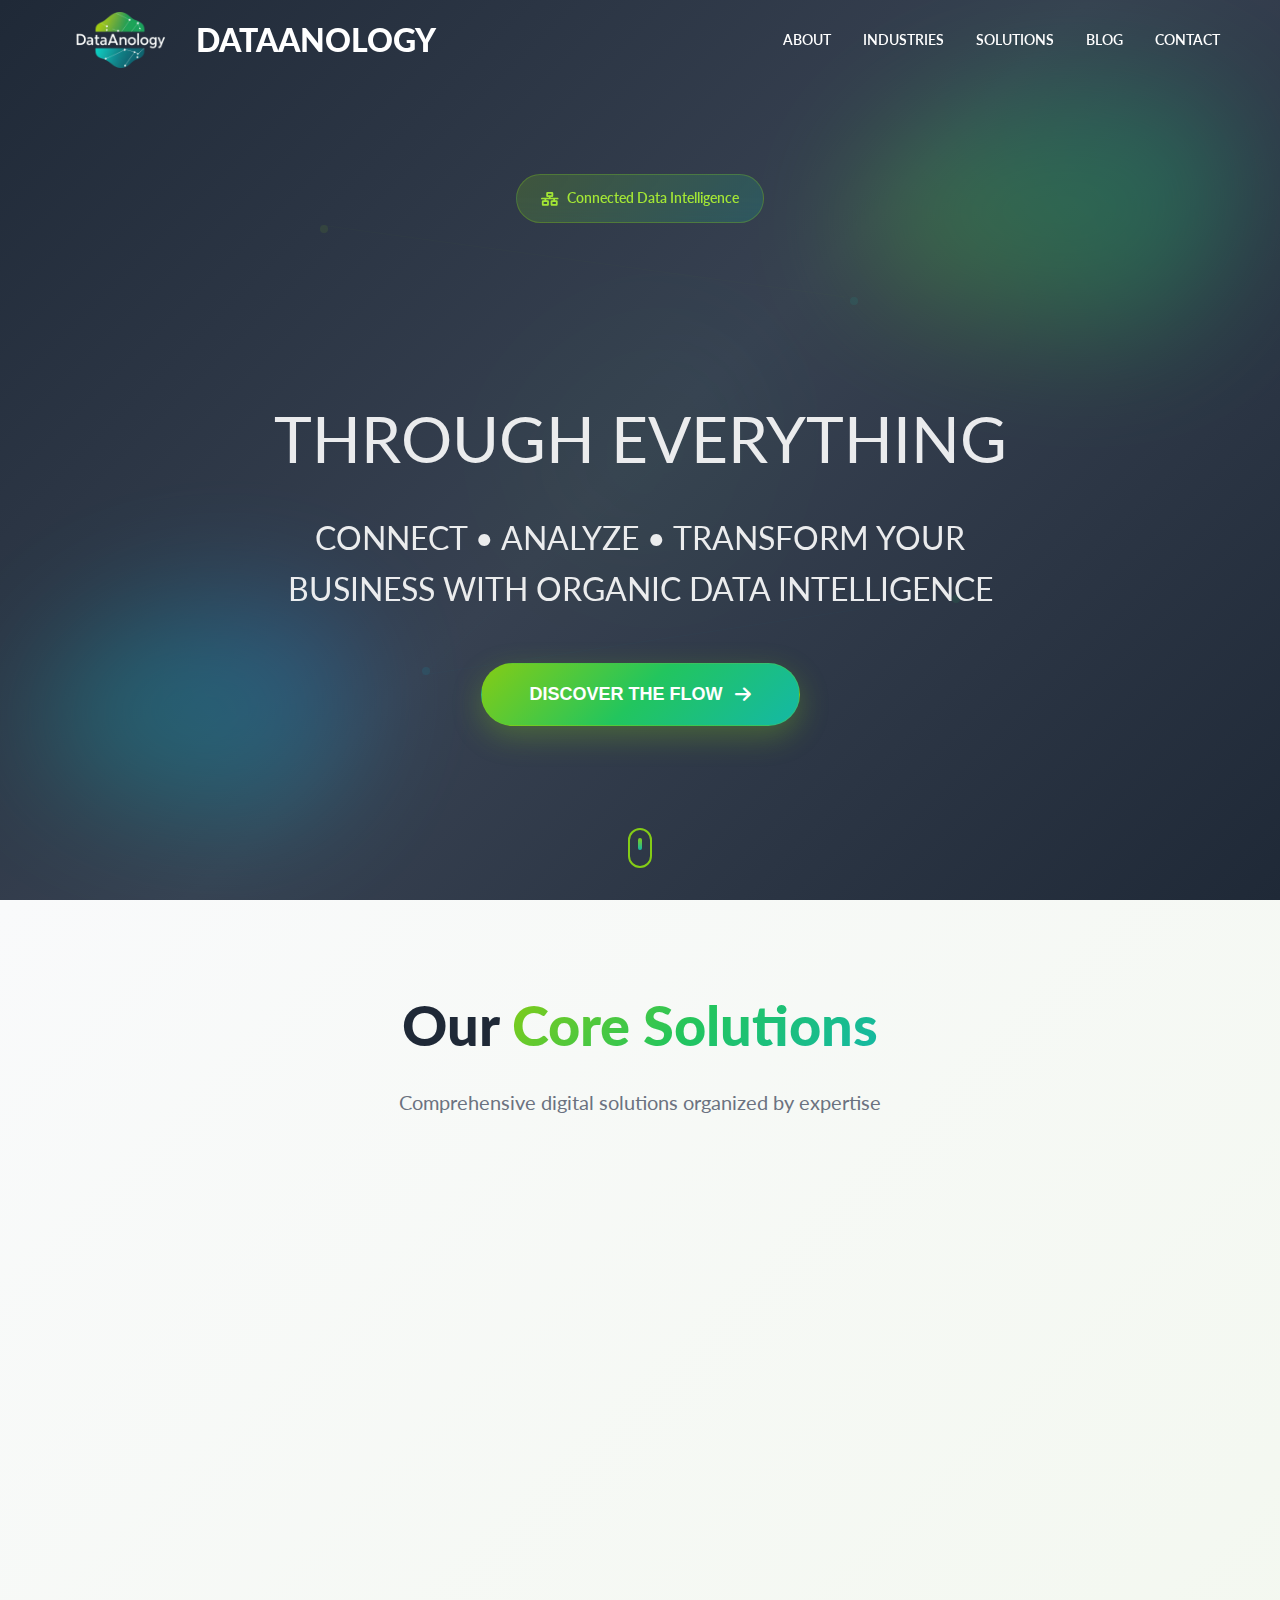
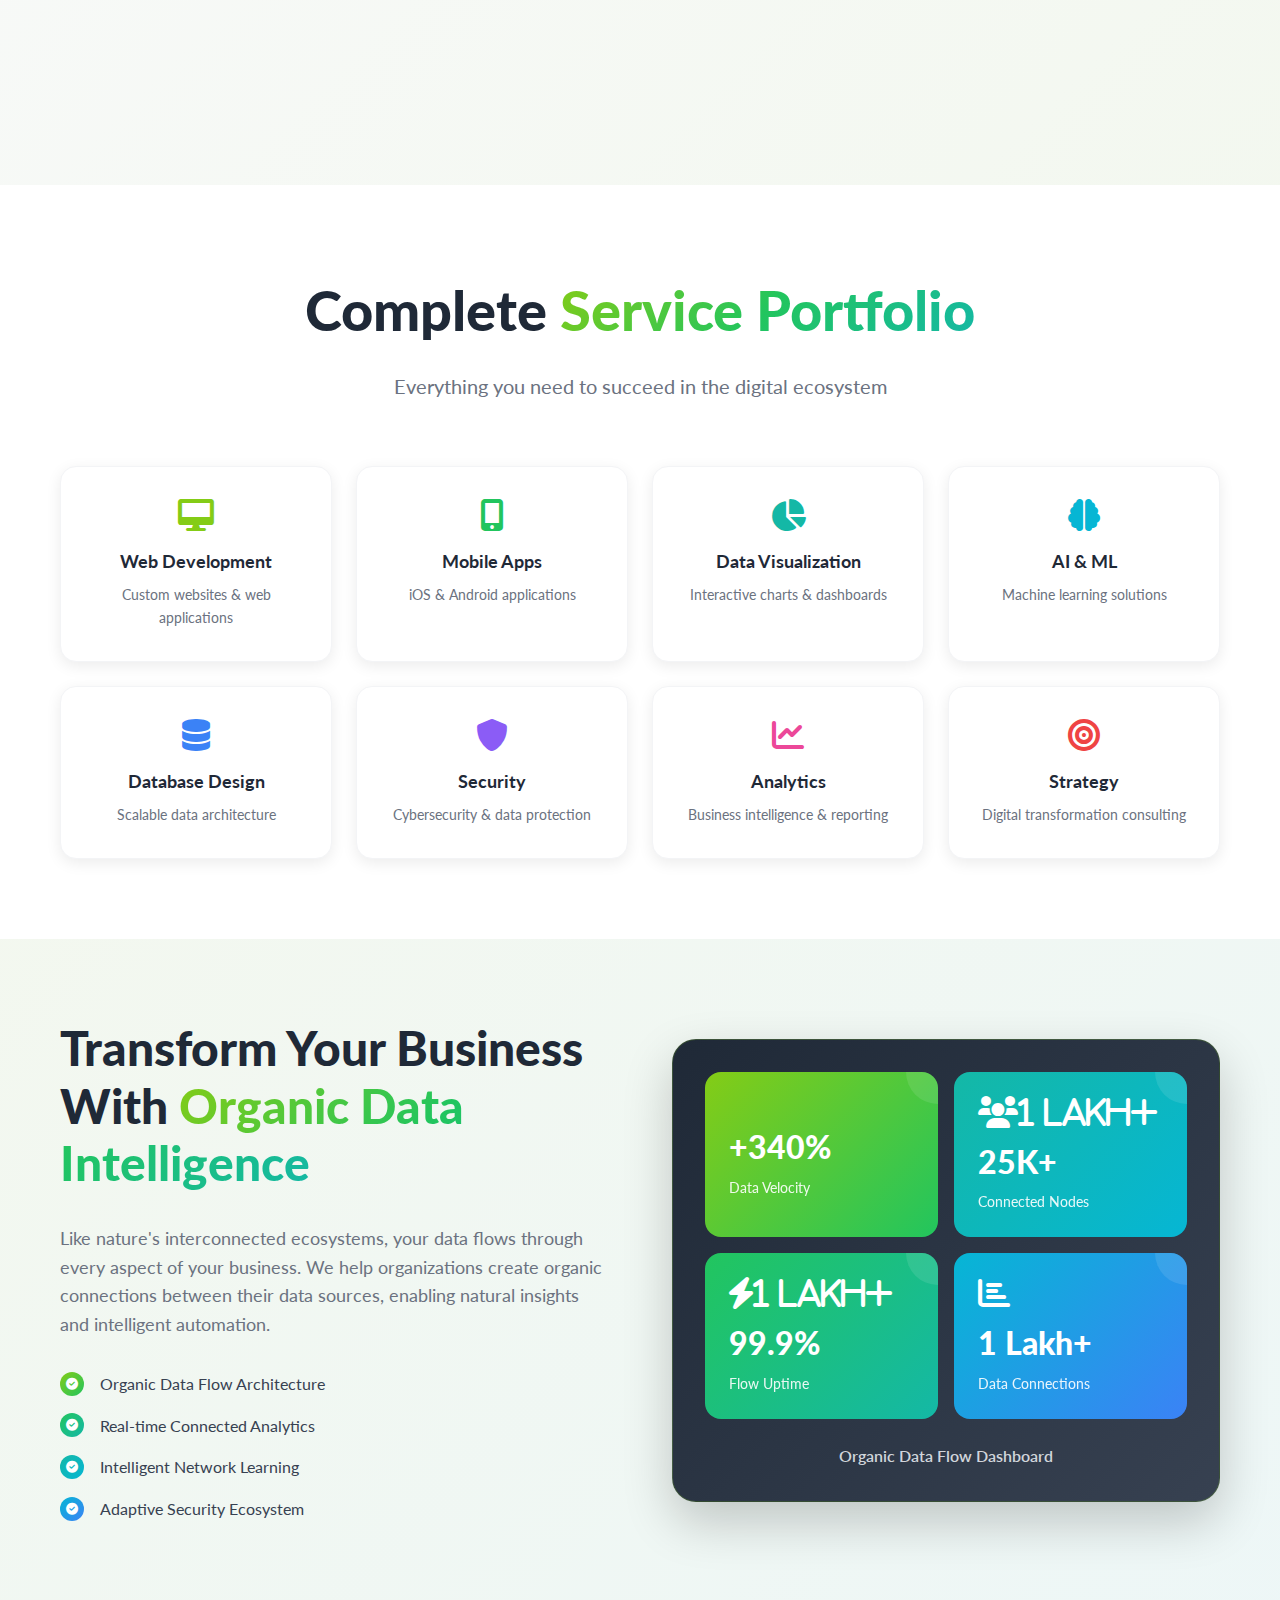
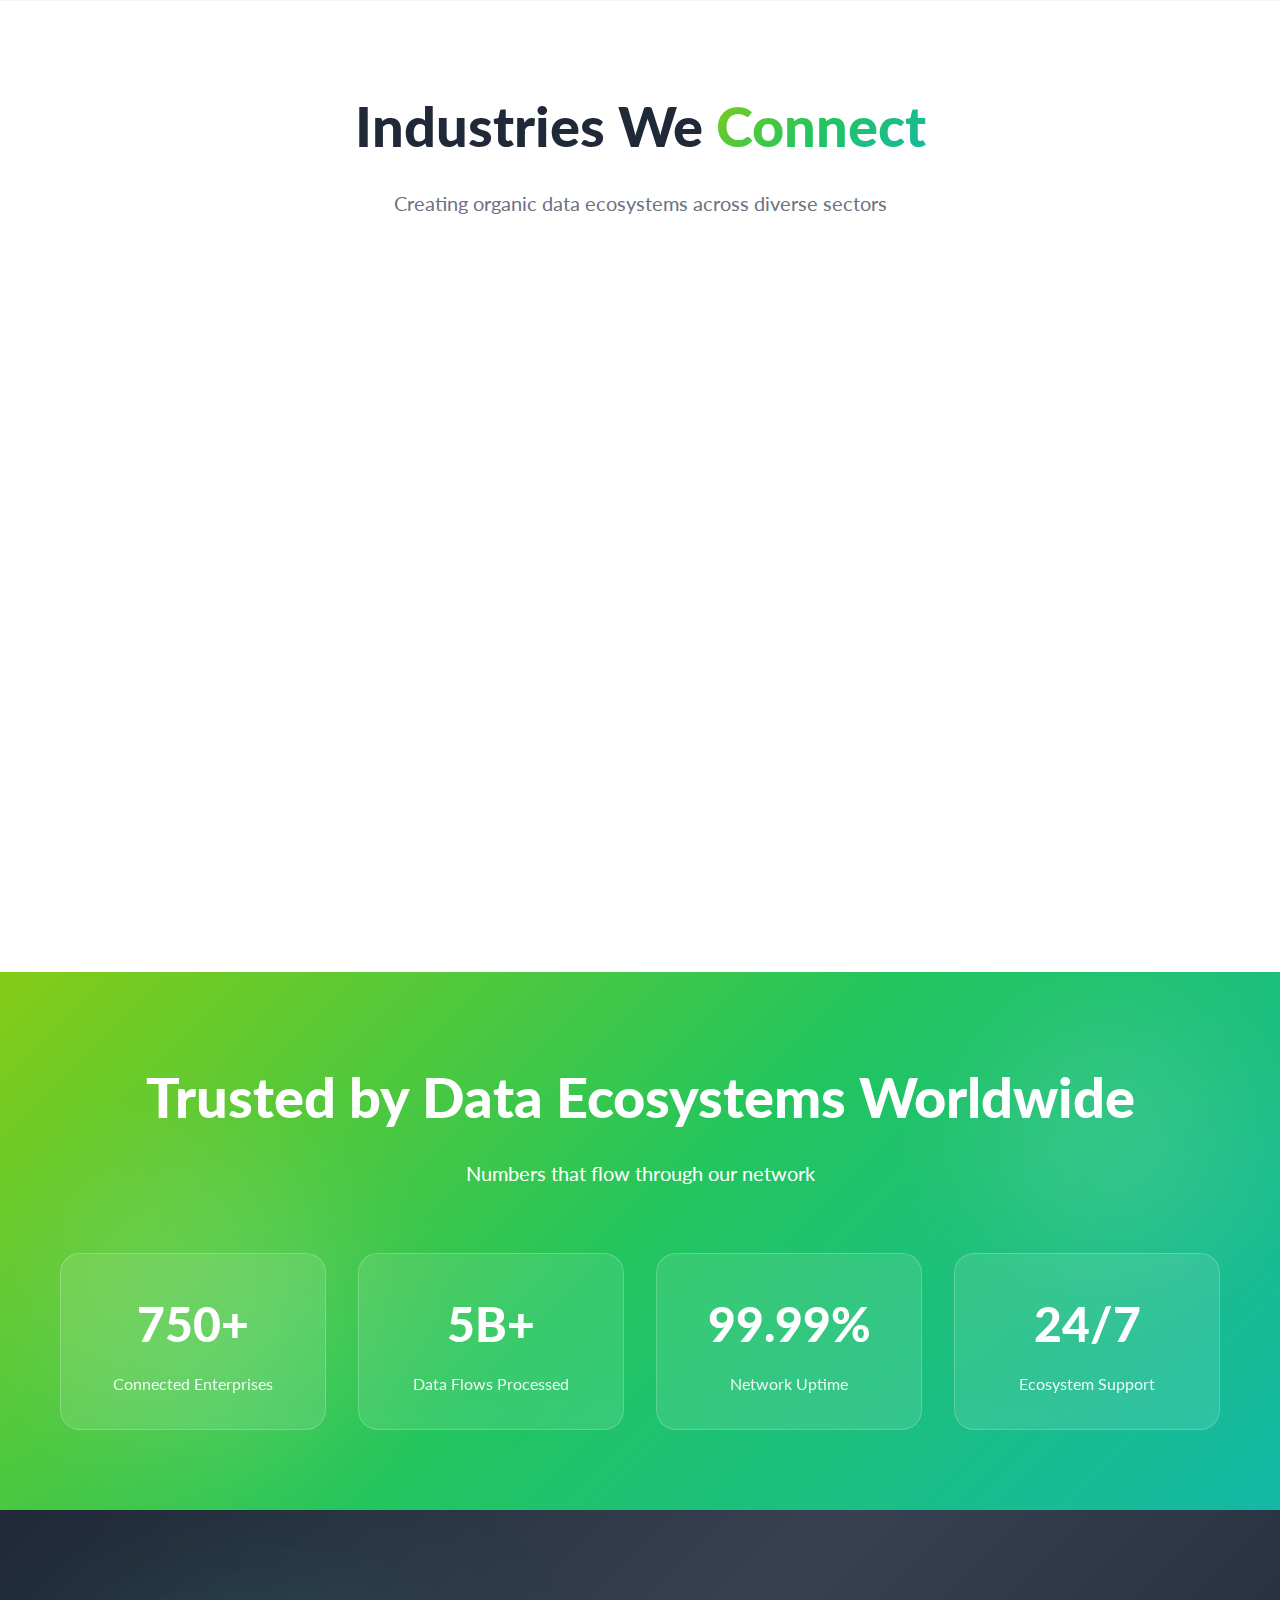
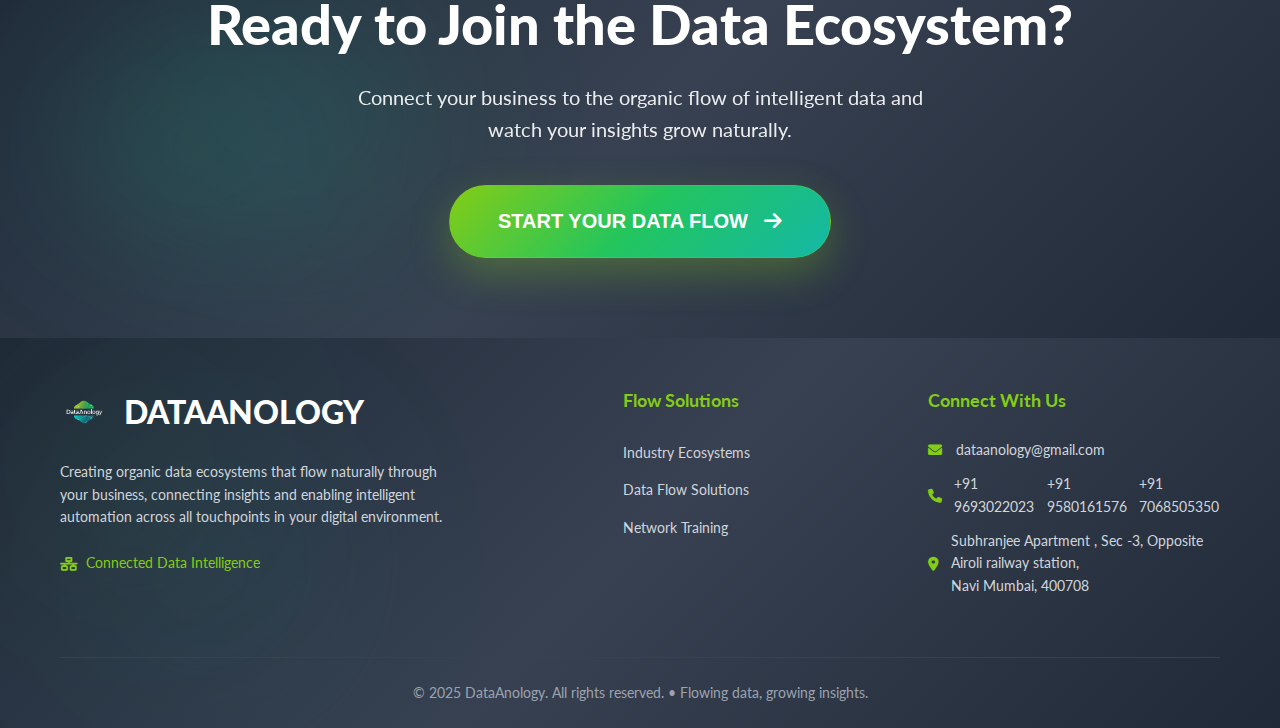
<file: index.html>
<!DOCTYPE html>
<html lang="en">

<head>
    <meta charset="UTF-8">
    <meta name="viewport" content="width=device-width, initial-scale=1.0">
    <meta name="google-site-verification" content="XPAH7QSJn9mBOnXqhdNN-CYw70uQN4M3bFr0aMdal1s" />
    <title>DataAnology - Data Flows Through Everything</title>
    <link rel="icon" type="image/png" href="public/images/websiteicon.png">
    <link rel="stylesheet" href="css/styles.css">
    <link href="https://cdnjs.cloudflare.com/ajax/libs/font-awesome/6.0.0/css/all.min.css" rel="stylesheet">
</head>

<body class="homepage">
    <!-- Navigation -->
    <nav class="navbar" id="navbar">
        <div class="nav-container">
            <div class="nav-brand">
                <a href="index.html" class="brand-link">
                    <div class="logo-container">
                        <img src="public/images/Datalogo.png" alt="DataAnology" class="logo">
                    </div>
                    <span class="brand-text">DATAANOLOGY</span>
                </a>
            </div>

            <div class="nav-toggle" id="nav-toggle">
                <span class="bar"></span>
                <span class="bar"></span>
                <span class="bar"></span>
            </div>

            <div class="nav-menu" id="nav-menu">
                <a href="about.html" class="nav-link">ABOUT</a>
                <a href="services.html" class="nav-link">INDUSTRIES</a>
                <a href="services.html" class="nav-link">SOLUTIONS</a>
<!--                 <a href="blog.html" class="nav-link">CAREERS</a> -->
                <a href="blog.html" class="nav-link">BLOG</a>
                <a href="contact.html" class="nav-link">CONTACT</a>
            </div>
        </div>
    </nav>

    <!-- Hero Section -->
    <section class="hero">
        <div class="hero-background">
            <div class="organic-shape shape-1"></div>
            <div class="organic-shape shape-2"></div>
            <div class="organic-shape shape-3"></div>
            <div class="network-pattern">
                <div class="network-node node-1"></div>
                <div class="network-node node-2"></div>
                <div class="network-node node-3"></div>
                <div class="network-node node-4"></div>
                <svg class="network-lines">
                    <line x1="25%" y1="25%" x2="66%" y2="33%" stroke="rgba(132, 204, 22, 0.2)" stroke-width="1" />
                    <line x1="66%" y1="33%" x2="33%" y2="75%" stroke="rgba(20, 184, 166, 0.2)" stroke-width="1" />
                    <line x1="33%" y1="75%" x2="75%" y2="66%" stroke="rgba(6, 182, 212, 0.2)" stroke-width="1" />
                </svg>
            </div>
        </div>

        <div class="hero-content">
            <div class="hero-badge">
                <i class="fas fa-network-wired"></i> Connected Data Intelligence
            </div>

            <h1 class="hero-title">
                <span class="gradient-text">DATA FLOWS</span>
                <br>
                <span class="hero-subtitle">THROUGH EVERYTHING</span>
            </h1>

            <p class="hero-description">
                CONNECT • ANALYZE • TRANSFORM YOUR BUSINESS WITH ORGANIC DATA INTELLIGENCE
            </p>

            <button class="cta-button">
                DISCOVER THE FLOW
                <i class="fas fa-arrow-right"></i>
            </button>
        </div>

        <div class="scroll-indicator">
            <div class="scroll-mouse">
                <div class="scroll-wheel"></div>
            </div>
        </div>
    </section>

    <!-- Services Categories Section -->
    <section class="services-categories">
        <div class="container">
            <div class="section-header">
                <h2 class="section-title">
                    Our <span class="gradient-text">Core Solutions</span>
                </h2>
                <p class="section-description">
                    Comprehensive digital solutions organized by expertise
                </p>
            </div>

            <div class="services-grid">
                <!-- Website Development -->
                <div class="service-card">
                    <div class="service-icon lime-green">
                        <i class="fas fa-code"></i>
                    </div>
                    <h3 class="service-title">🌐 Website Development</h3>
                    <p class="service-description">
                        Complete web solutions from design to deployment
                    </p>
                    <ul class="service-features">
                        <li><i class="fas fa-check-circle"></i> Responsive Web Design</li>
                        <li><i class="fas fa-check-circle"></i> E-commerce Solutions</li>
                        <li><i class="fas fa-check-circle"></i> CMS Development</li>
                        <li><i class="fas fa-check-circle"></i> Mobile Applications</li>
                    </ul>
                    <button class="service-button lime-green">Explore Web Solutions</button>
                </div>

                <!-- Data Analytics -->
                <div class="service-card">
                    <div class="service-icon green-teal">
                        <i class="fas fa-chart-bar"></i>
                    </div>
                    <h3 class="service-title">📊 Data Analytics</h3>
                    <p class="service-description">
                        Transform raw data into actionable business insights
                    </p>
                    <ul class="service-features">
                        <li><i class="fas fa-check-circle"></i> Business Intelligence</li>
                        <li><i class="fas fa-check-circle"></i> Data Visualization</li>
                        <li><i class="fas fa-check-circle"></i> Predictive Analytics</li>
                        <li><i class="fas fa-check-circle"></i> Real-time Dashboards</li>
                    </ul>
                    <button class="service-button green-teal">Explore Analytics</button>
                </div>

                <!-- Research -->
                <div class="service-card">
                    <div class="service-icon teal-cyan">
                        <i class="fas fa-search"></i>
                    </div>
                    <h3 class="service-title">🔬 Research</h3>
                    <p class="service-description">
                        Deep market research and competitive analysis
                    </p>
                    <ul class="service-features">
                        <li><i class="fas fa-check-circle"></i> Market Research</li>
                        <li><i class="fas fa-check-circle"></i> Competitive Analysis</li>
                        <li><i class="fas fa-check-circle"></i> User Research</li>
                        <li><i class="fas fa-check-circle"></i> Trend Analysis</li>
                    </ul>
                    <button class="service-button teal-cyan">Explore Research</button>
                </div>
            </div>
        </div>
    </section>

    <!-- Detailed Services Section -->
    <section class="detailed-services">
        <div class="container">
            <div class="section-header">
                <h2 class="section-title">
                    Complete <span class="gradient-text">Service Portfolio</span>
                </h2>
                <p class="section-description">
                    Everything you need to succeed in the digital ecosystem
                </p>
            </div>

            <div class="services-detailed-grid">
                <div class="service-item">
                    <i class="fas fa-desktop service-item-icon lime"></i>
                    <h4>Web Development</h4>
                    <p>Custom websites & web applications</p>
                </div>
                <div class="service-item">
                    <i class="fas fa-mobile-alt service-item-icon green"></i>
                    <h4>Mobile Apps</h4>
                    <p>iOS & Android applications</p>
                </div>
                <div class="service-item">
                    <i class="fas fa-chart-pie service-item-icon teal"></i>
                    <h4>Data Visualization</h4>
                    <p>Interactive charts & dashboards</p>
                </div>
                <div class="service-item">
                    <i class="fas fa-brain service-item-icon cyan"></i>
                    <h4>AI & ML</h4>
                    <p>Machine learning solutions</p>
                </div>
                <div class="service-item">
                    <i class="fas fa-database service-item-icon blue"></i>
                    <h4>Database Design</h4>
                    <p>Scalable data architecture</p>
                </div>
                <div class="service-item">
                    <i class="fas fa-shield-alt service-item-icon purple"></i>
                    <h4>Security</h4>
                    <p>Cybersecurity & data protection</p>
                </div>
                <div class="service-item">
                    <i class="fas fa-chart-line service-item-icon pink"></i>
                    <h4>Analytics</h4>
                    <p>Business intelligence & reporting</p>
                </div>
                <div class="service-item">
                    <i class="fas fa-bullseye service-item-icon red"></i>
                    <h4>Strategy</h4>
                    <p>Digital transformation consulting</p>
                </div>
            </div>
        </div>
    </section>

    <!-- About Section -->
    <section class="about-section">
        <div class="container">
            <div class="about-grid">
                <div class="about-content">
                    <h2 class="about-title">
                        Transform Your Business With
                        <span class="gradient-text"> Organic Data Intelligence</span>
                    </h2>
                    <p class="about-description">
                        Like nature's interconnected ecosystems, your data flows through every aspect of your business. We help organizations create organic connections between their data sources, enabling natural insights and intelligent automation.
                    </p>
                    <div class="about-features">
                        <div class="feature-item">
                            <div class="feature-icon lime-green">
                                <i class="fas fa-check-circle"></i>
                            </div>
                            <span>Organic Data Flow Architecture</span>
                        </div>
                        <div class="feature-item">
                            <div class="feature-icon green-teal">
                                <i class="fas fa-check-circle"></i>
                            </div>
                            <span>Real-time Connected Analytics</span>
                        </div>
                        <div class="feature-item">
                            <div class="feature-icon teal-cyan">
                                <i class="fas fa-check-circle"></i>
                            </div>
                            <span>Intelligent Network Learning</span>
                        </div>
                        <div class="feature-item">
                            <div class="feature-icon cyan-blue">
                                <i class="fas fa-check-circle"></i>
                            </div>
                            <span>Adaptive Security Ecosystem</span>
                        </div>
                    </div>
                </div>
                <div class="about-dashboard">
                    <div class="dashboard-container">
                        <div class="dashboard-grid">
                            <div class="dashboard-card lime-green">
                                <i class="fas fa-trending-up"></i>
                                <div class="dashboard-value">+340%</div>
                                <div class="dashboard-label">Data Velocity</div>
                            </div>
                            <div class="dashboard-card teal-cyan">
                                <i class="fas fa-users">1 Lakh+</i>
                                <div class="dashboard-value">25K+</div>
                                <div class="dashboard-label">Connected Nodes</div>
                            </div>
                            <div class="dashboard-card green-teal">
                                <i class="fas fa-bolt">1 Lakh+</i>
                                <div class="dashboard-value">99.9%</div>
                                <div class="dashboard-label">Flow Uptime</div>
                            </div>
                            <div class="dashboard-card cyan-blue">
                                <i class="fas fa-chart-bar"></i>
                                <div class="dashboard-value">1 Lakh+</div>
                                <div class="dashboard-label">Data Connections</div>
                            </div>
                        </div>
                        <div class="dashboard-title">Organic Data Flow Dashboard</div>
                    </div>
                </div>
            </div>
        </div>
    </section>

    <!-- Industries Section -->
    <section class="industries-section">
        <div class="container">
            <div class="section-header">
                <h2 class="section-title">
                    Industries We <span class="gradient-text">Connect</span>
                </h2>
                <p class="section-description">
                    Creating organic data ecosystems across diverse sectors
                </p>
            </div>

            <div class="industries-grid">
                <div class="industry-card">
                    <div class="industry-icon">🏥</div>
                    <h3>Healthcare</h3>
                    <p>Patient data flows and medical network insights</p>
                    <div class="industry-gradient lime-green"></div>
                </div>
                <div class="industry-card">
                    <div class="industry-icon">💰</div>
                    <h3>Finance</h3>
                    <p>Risk networks and fraud detection ecosystems</p>
                    <div class="industry-gradient green-teal"></div>
                </div>
                <div class="industry-card">
                    <div class="industry-icon">🛍️</div>
                    <h3>Retail</h3>
                    <p>Customer journey flows and inventory networks</p>
                    <div class="industry-gradient teal-cyan"></div>
                </div>
                <div class="industry-card">
                    <div class="industry-icon">🏭</div>
                    <h3>Manufacturing</h3>
                    <p>Supply chain flows and operational networks</p>
                    <div class="industry-gradient cyan-blue"></div>
                </div>
                <div class="industry-card">
                    <div class="industry-icon">💻</div>
                    <h3>Technology</h3>
                    <p>Performance networks and user flow analytics</p>
                    <div class="industry-gradient blue-purple"></div>
                </div>
                <div class="industry-card">
                    <div class="industry-icon">🎓</div>
                    <h3>Education</h3>
                    <p>Learning networks and student outcome flows</p>
                    <div class="industry-gradient purple-pink"></div>
                </div>
            </div>
        </div>
    </section>

    <!-- Stats Section -->
    <section class="stats-section">
        <div class="stats-background">
            <div class="stats-shape shape-1"></div>
            <div class="stats-shape shape-2"></div>
        </div>
        <div class="container">
            <div class="section-header white-text">
                <h2 class="section-title">Trusted by Data Ecosystems Worldwide</h2>
                <p class="section-description">Numbers that flow through our network</p>
            </div>

            <div class="stats-grid">
                <div class="stat-card">
                    <div class="stat-value">750+</div>
                    <div class="stat-label">Connected Enterprises</div>
                </div>
                <div class="stat-card">
                    <div class="stat-value">5B+</div>
                    <div class="stat-label">Data Flows Processed</div>
                </div>
                <div class="stat-card">
                    <div class="stat-value">99.99%</div>
                    <div class="stat-label">Network Uptime</div>
                </div>
                <div class="stat-card">
                    <div class="stat-value">24/7</div>
                    <div class="stat-label">Ecosystem Support</div>
                </div>
            </div>
        </div>
    </section>

    <!-- CTA Section -->
    <section class="cta-section">
        <div class="cta-background">
            <div class="cta-shape shape-1"></div>
            <div class="cta-shape shape-2"></div>
        </div>
        <div class="container">
            <div class="cta-content">
                <h2 class="cta-title">Ready to Join the Data Ecosystem?</h2>
                <p class="cta-description">
                    Connect your business to the organic flow of intelligent data and watch your insights grow naturally.
                </p>
                <button class="cta-button-large">
                    START YOUR DATA FLOW
                    <i class="fas fa-arrow-right"></i>
                </button>
            </div>
        </div>
    </section>

    <!-- Footer -->
    <footer class="footer">
        <div class="footer-background">
            <div class="footer-shape shape-1"></div>
            <div class="footer-shape shape-2"></div>
        </div>
        <div class="container">
            <div class="footer-content">
                <div class="footer-brand">
                    <div class="footer-logo">
                        <img src="public/images/Datalogo.png" alt="DataAnology" class="logo">
                        <span class="brand-text">DATAANOLOGY</span>
                    </div>
                    <p class="footer-description">
                        Creating organic data ecosystems that flow naturally through your business, connecting insights and enabling intelligent automation across all touchpoints in your digital environment.
                    </p>
                    <div class="footer-badge">
                        <i class="fas fa-network-wired"></i>
                        <span>Connected Data Intelligence</span>
                    </div>
                </div>

                <div class="footer-links">
                    <h3>Flow Solutions</h3>
                    <ul>
                        <li><a href="services.html">Industry Ecosystems</a></li>
                        <li><a href="services.html">Data Flow Solutions</a></li>
                        <li><a href="blog.html">Network Training</a></li>
                    </ul>
                </div>

                <div class="footer-contact">
                    <h3>Connect With Us</h3>
                    <ul>
                        <li>
                            <i class="fas fa-envelope"></i>
                            <span>dataanology@gmail.com</span>
                        </li>
                        <li>
                            <i class="fas fa-phone"></i>
                            <p>+91 9693022023</p>
                                    <p>+91 9580161576</p>
                                    <p>+91 7068505350</p>
                        </li>
                        <li>
                            <i class="fas fa-map-marker-alt"></i>
                            <span>Subhranjee Apartment , Sec -3, Opposite Airoli railway station, Navi Mumbai, 400708</span>
                        </li>
                    </ul>
                </div>
            </div>

            <div class="footer-bottom">
                <p>&copy; 2025 DataAnology. All rights reserved. • Flowing data, growing insights.</p>
            </div>
        </div>
    </footer>

    <script src="js/main.js"></script>
</body>

</html>
</file>
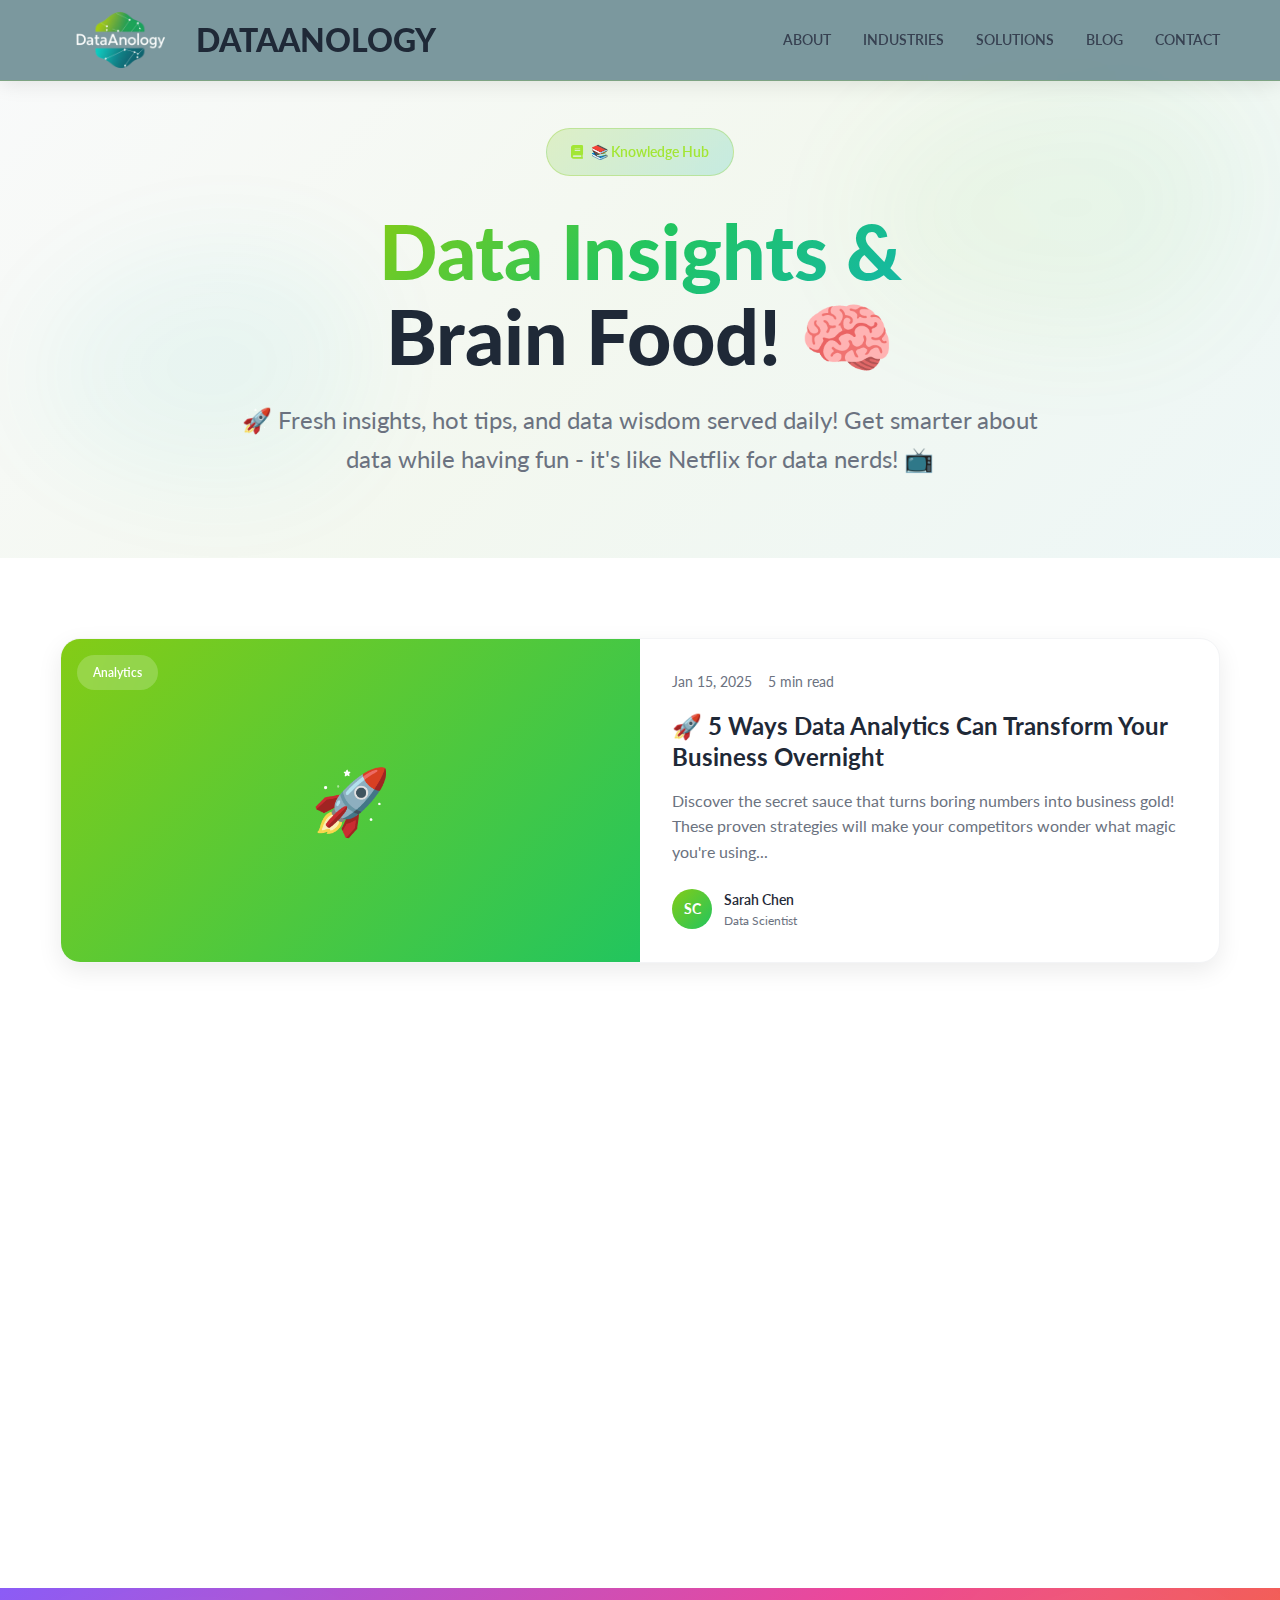
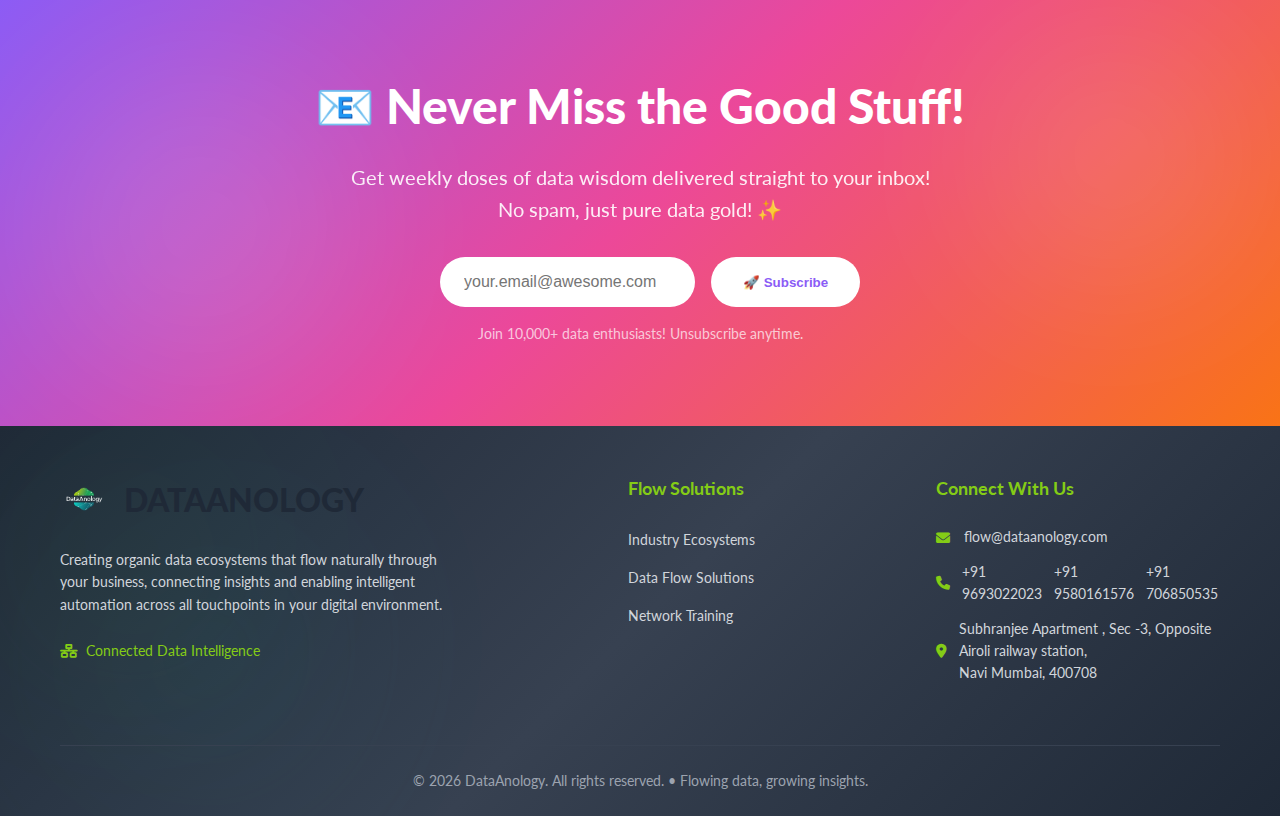
<file: blog.html>
<!DOCTYPE html>
<html lang="en">
<head>
    <meta charset="UTF-8">
    <meta name="viewport" content="width=device-width, initial-scale=1.0">
    <title>Blog - DataAnology</title>
     <link rel="icon" type="image/png" href="public/images/websiteicon.png">
    <link rel="stylesheet" href="css/styles.css">
    <link href="https://cdnjs.cloudflare.com/ajax/libs/font-awesome/6.0.0/css/all.min.css" rel="stylesheet">
</head>
<body>
    <!-- Navigation -->
    <nav class="navbar" id="navbar">
        <div class="nav-container">
            <div class="nav-brand">
                <a href="index.html" class="brand-link">
                    <div class="logo-container">
                        <img src="public/images/Datalogo.png" alt="DataAnology" class="logo">
                    </div>
                    <span class="brand-text">DATAANOLOGY</span>
                </a>
            </div>

            <div class="nav-toggle" id="nav-toggle">
                <span class="bar"></span>
                <span class="bar"></span>
                <span class="bar"></span>
            </div>

            <div class="nav-menu" id="nav-menu">
                <a href="about.html" class="nav-link">ABOUT</a>
                <a href="services.html" class="nav-link">INDUSTRIES</a>
                <a href="services.html" class="nav-link">SOLUTIONS</a>
<!--                 <a href="blog.html" class="nav-link active">CAREERS</a> -->
                <a href="blog.html" class="nav-link">BLOG</a>
                <a href="contact.html" class="nav-link">CONTACT</a>
            </div>
        </div>
    </nav>

    <!-- Hero Section -->
    <section class="page-hero">
        <div class="hero-background">
            <div class="organic-shape shape-1"></div>
            <div class="organic-shape shape-2"></div>
        </div>
        <div class="container">
            <div class="page-hero-content">
                <div class="hero-badge">
                    <i class="fas fa-book"></i>
                    📚 Knowledge Hub
                </div>
                <h1 class="page-hero-title">
                    <span class="gradient-text">Data Insights &</span>
                    <br>
                    <span>Brain Food! 🧠</span>
                </h1>
                <p class="page-hero-description">
                    🚀 Fresh insights, hot tips, and data wisdom served daily! Get smarter about data while having fun - it's
                    like Netflix for data nerds! 📺
                </p>
            </div>
        </div>
    </section>

    <!-- Blog Posts -->
    <section class="blog-section">
        <div class="container">
            <div class="blog-grid">
                <article class="blog-post featured">
                    <div class="blog-post-image">
                        <div class="blog-category">Analytics</div>
                        <div class="blog-emoji">🚀</div>
                    </div>
                    <div class="blog-post-content">
                        <div class="blog-meta">
                            <span class="blog-date">Jan 15, 2025</span>
                            <span class="blog-read-time">5 min read</span>
                        </div>
                        <h2 class="blog-post-title">
                            🚀 5 Ways Data Analytics Can Transform Your Business Overnight
                        </h2>
                        <p class="blog-post-excerpt">
                            Discover the secret sauce that turns boring numbers into business gold! These proven strategies will
                            make your competitors wonder what magic you're using...
                        </p>
                        <div class="blog-author">
                            <div class="author-avatar">SC</div>
                            <div class="author-info">
                                <div class="author-name">Sarah Chen</div>
                                <div class="author-role">Data Scientist</div>
                            </div>
                        </div>
                    </div>
                </article>

                <article class="blog-post">
                    <div class="blog-post-image ai">
                        <div class="blog-category">AI & ML</div>
                        <div class="blog-emoji">🤖</div>
                    </div>
                    <div class="blog-post-content">
                        <div class="blog-meta">
                            <span class="blog-date">Dec 12, 2024</span>
                            <span class="blog-read-time">7 min read</span>
                        </div>
                        <h3 class="blog-post-title">
                            🤖 AI vs Human: Who Wins the Data Analysis Battle?
                        </h3>
                        <p class="blog-post-excerpt">
                            Spoiler alert: It's not what you think! Learn how AI and humans can team up to create data insights...
                        </p>
                        <div class="blog-author">
                            <div class="author-avatar">MR</div>
                            <div class="author-info">
                                <div class="author-name">Mike Rodriguez</div>
                            </div>
                        </div>
                    </div>
                </article>

                <article class="blog-post">
                    <div class="blog-post-image design">
                        <div class="blog-category">Design</div>
                        <div class="blog-emoji">🎨</div>
                    </div>
                    <div class="blog-post-content">
                        <div class="blog-meta">
                            <span class="blog-date">Dec 10, 2024</span>
                            <span class="blog-read-time">6 min read</span>
                        </div>
                        <h3 class="blog-post-title">
                            📊 Dashboard Design: Making Data Beautiful
                        </h3>
                        <p class="blog-post-excerpt">
                            Stop creating dashboards that look like they were designed in 1995! Here's how to make data visualizations...
                        </p>
                        <div class="blog-author">
                            <div class="author-avatar">LW</div>
                            <div class="author-info">
                                <div class="author-name">Lisa Wang</div>
                            </div>
                        </div>
                    </div>
                </article>

                <article class="blog-post">
                    <div class="blog-post-image security">
                        <div class="blog-category">Security</div>
                        <div class="blog-emoji">🔐</div>
                    </div>
                    <div class="blog-post-content">
                        <div class="blog-meta">
                            <span class="blog-date">Dec 8, 2024</span>
                            <span class="blog-read-time">8 min read</span>
                        </div>
                        <h3 class="blog-post-title">
                            🔐 Data Security: Protecting Your Digital Gold
                        </h3>
                        <p class="blog-post-excerpt">
                            Your data is more valuable than gold! Here's how to keep it safe from digital pirates...
                        </p>
                        <div class="blog-author">
                            <div class="author-avatar">AJ</div>
                            <div class="author-info">
                                <div class="author-name">Alex Johnson</div>
                            </div>
                        </div>
                    </div>
                </article>
            </div>
        </div>
    </section>

    <!-- Newsletter Section -->
    <section class="newsletter-section">
        <div class="newsletter-background">
            <div class="newsletter-shape shape-1"></div>
            <div class="newsletter-shape shape-2"></div>
        </div>
        <div class="container">
            <div class="newsletter-content">
                <h2 class="newsletter-title">📧 Never Miss the Good Stuff!</h2>
                <p class="newsletter-description">
                    Get weekly doses of data wisdom delivered straight to your inbox! No spam, just pure data gold! ✨
                </p>
                <div class="newsletter-form">
                    <input type="email" placeholder="your.email@awesome.com" class="newsletter-input">
                    <button class="newsletter-button">🚀 Subscribe</button>
                </div>
                <p class="newsletter-note">Join 10,000+ data enthusiasts! Unsubscribe anytime.</p>
            </div>
        </div>
    </section>

    <!-- Footer -->
    <footer class="footer">
        <div class="footer-background">
            <div class="footer-shape shape-1"></div>
            <div class="footer-shape shape-2"></div>
        </div>
        <div class="container">
            <div class="footer-content">
                <div class="footer-brand">
                    <div class="footer-logo">
                        <img src="public/images/Datalogo.png" alt="DataAnology" class="logo">
                        <span class="brand-text">DATAANOLOGY</span>
                    </div>
                    <p class="footer-description">
                        Creating organic data ecosystems that flow naturally through your business, connecting insights and
                        enabling intelligent automation across all touchpoints in your digital environment.
                    </p>
                    <div class="footer-badge">
                        <i class="fas fa-network-wired"></i>
                        <span>Connected Data Intelligence</span>
                    </div>
                </div>

                <div class="footer-links">
                    <h3>Flow Solutions</h3>
                    <ul>
                        <li><a href="services.html">Industry Ecosystems</a></li>
                        <li><a href="services.html">Data Flow Solutions</a></li>
                        <li><a href="blog.html">Network Training</a></li>
                    </ul>
                </div>

                <div class="footer-contact">
                    <h3>Connect With Us</h3>
                    <ul>
                        <li>
                            <i class="fas fa-envelope"></i>
                            <span>flow@dataanology.com</span>
                        </li>
                        <li>
                            <i class="fas fa-phone"></i>
                            <span>+91 9693022023</span>
                                <span>+91 9580161576</span>
                                <span>+91 706850535</span>
                        </li>
                        <li>
                            <i class="fas fa-map-marker-alt"></i>
                            <span>Subhranjee Apartment , Sec -3, Opposite Airoli railway station, Navi Mumbai, 400708</span>
                        </li>
                    </ul>
                </div>
            </div>

            <div class="footer-bottom">
                <p>&copy; 2024 DataAnology. All rights reserved. • Flowing data, growing insights.</p>
            </div>
        </div>
    </footer>

    <script src="js/main.js"></script>
</body>
</html>
</file>
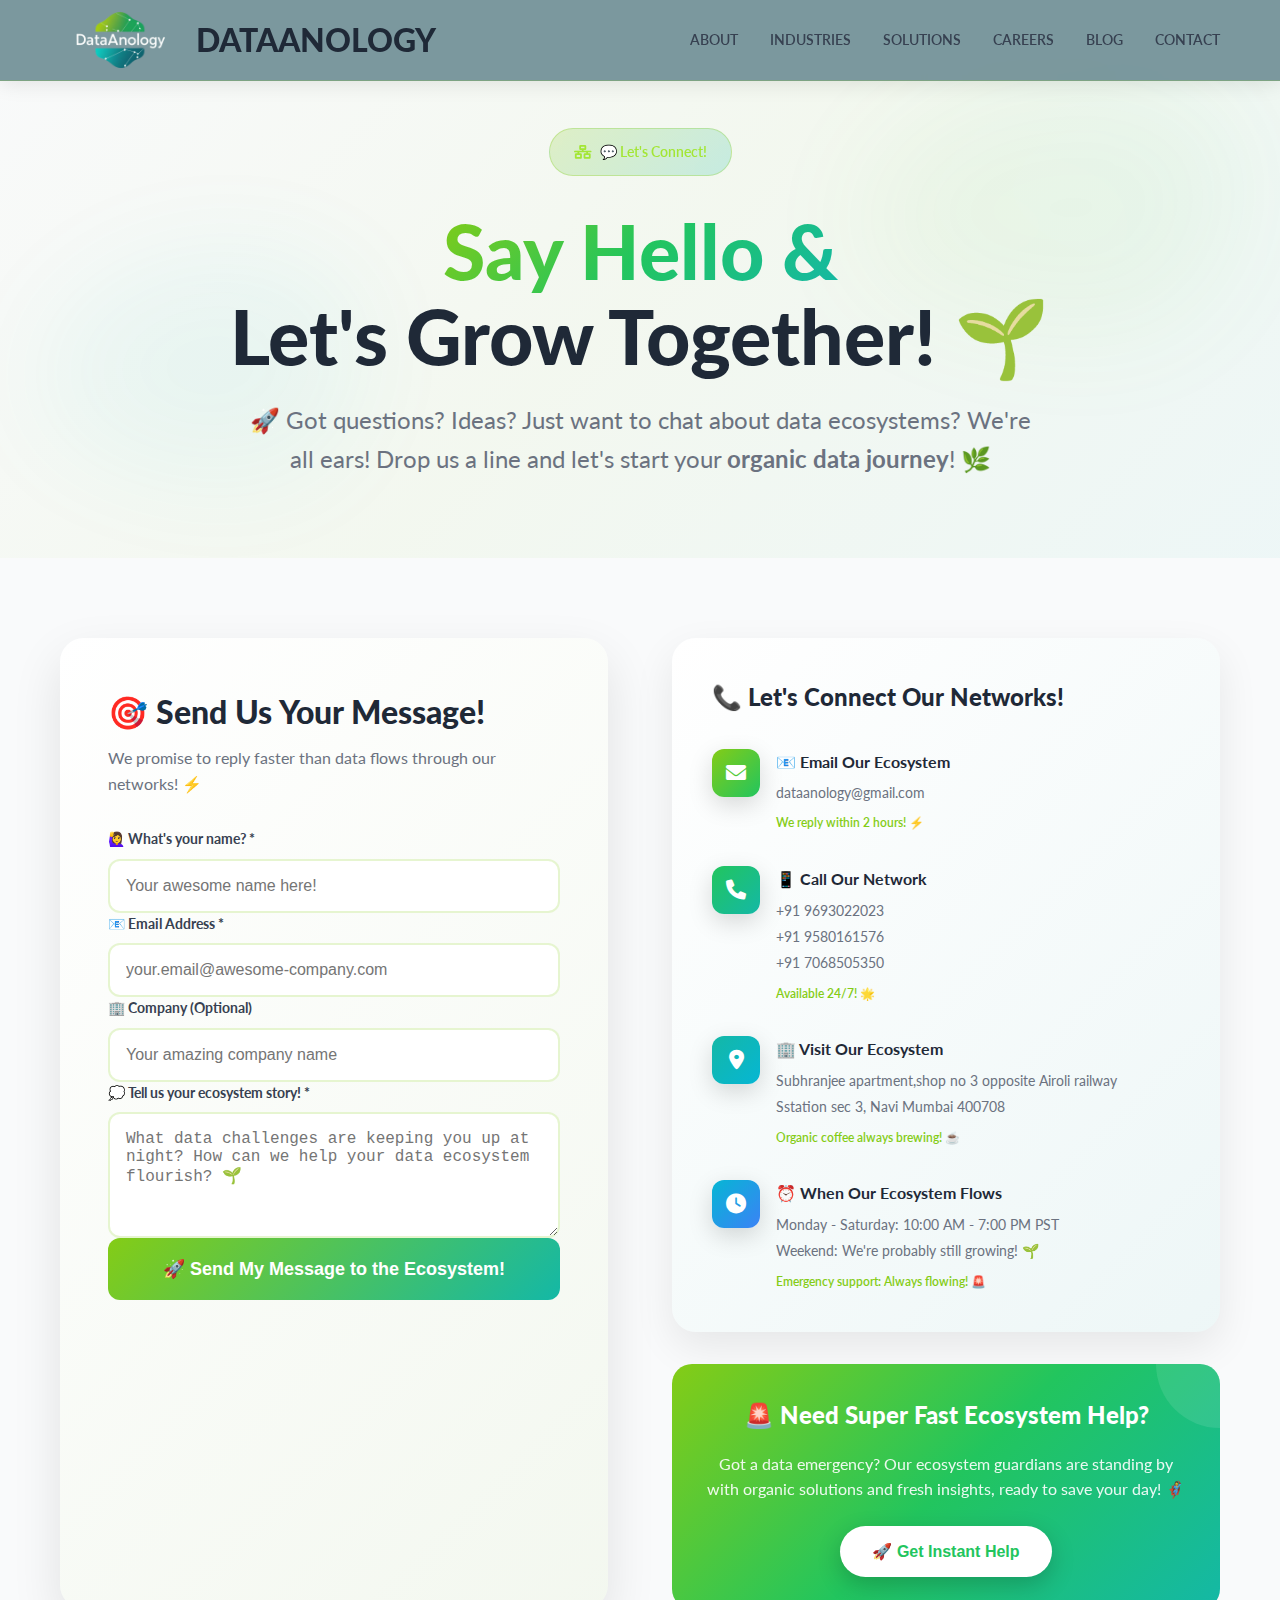
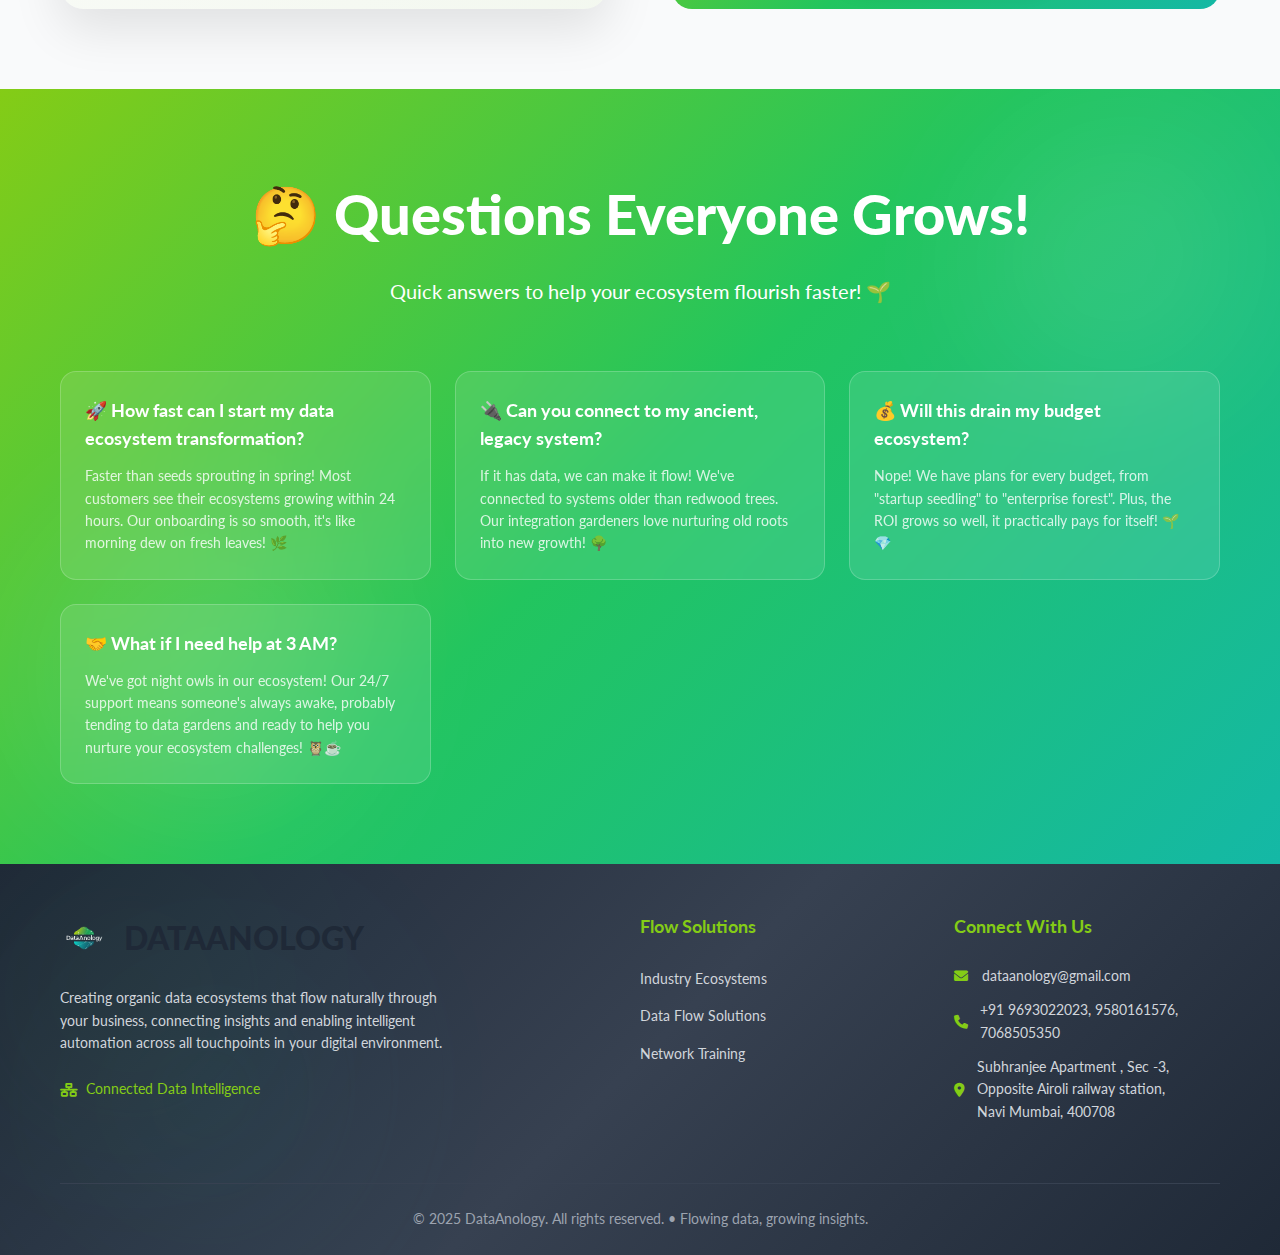
<file: contact.html>
<!DOCTYPE html>
<html lang="en">

<head>
    <meta charset="UTF-8">
    <meta name="viewport" content="width=device-width, initial-scale=1.0">
    <title>Contact - DataAnology</title>
    <link rel="icon" type="image/png" href="public/images/websiteicon.png">
    <link rel="stylesheet" href="css/styles.css">
    <link href="https://cdnjs.cloudflare.com/ajax/libs/font-awesome/6.0.0/css/all.min.css" rel="stylesheet">
</head>

<body>
    <!-- Navigation -->
    <nav class="navbar" id="navbar">
        <div class="nav-container">
            <div class="nav-brand">
                <a href="index.html" class="brand-link">
                    <div class="logo-container">
                        <img src="public/images/Datalogo.png" alt="DataAnology" class="logo">
                    </div>
                    <span class="brand-text">DATAANOLOGY</span>
                </a>
            </div>

            <div class="nav-toggle" id="nav-toggle">
                <span class="bar"></span>
                <span class="bar"></span>
                <span class="bar"></span>
            </div>

            <div class="nav-menu" id="nav-menu">
                <a href="about.html" class="nav-link">ABOUT</a>
                <a href="services.html" class="nav-link">INDUSTRIES</a>
                <a href="services.html" class="nav-link">SOLUTIONS</a>
                <a href="blog.html" class="nav-link">CAREERS</a>
                <a href="blog.html" class="nav-link">BLOG</a>
                <a href="contact.html" class="nav-link active">CONTACT</a>
            </div>
        </div>
    </nav>

    <!-- Hero Section -->
    <section class="page-hero">
        <div class="hero-background">
            <div class="organic-shape shape-1"></div>
            <div class="organic-shape shape-2"></div>
        </div>
        <div class="container">
            <div class="page-hero-content">
                <div class="hero-badge">
                    <i class="fas fa-network-wired"></i> 💬 Let's Connect!
                </div>
                <h1 class="page-hero-title">
                    <span class="gradient-text">Say Hello &</span>
                    <br>
                    <span>Let's Grow Together! 🌱</span>
                </h1>
                <p class="page-hero-description">
                    🚀 Got questions? Ideas? Just want to chat about data ecosystems? We're all ears! Drop us a line and let's start your <strong>organic data journey</strong>! 🌿
                </p>
            </div>
        </div>
    </section>

    <!-- Contact Section -->
    <section class="contact-section">
        <div class="container">
            <div class="contact-grid">
                <!-- Contact Form -->
                <div class="contact-form-container">
                    <div class="contact-form-card">
                        <h2 class="contact-form-title">🎯 Send Us Your Message!</h2>
                        <p class="contact-form-subtitle">
                            We promise to reply faster than data flows through our networks! ⚡
                        </p>

                        <form id="contact-form">
  <!-- REQUIRED: Web3Forms access key -->
  <input type="hidden" name="access_key" value="22784d49-229f-4b55-9f77-4096aac311a6" />

  <div class="form-group">
    <label for="name">🙋‍♀️ What's your name? *</label>
    <input type="text" id="name" name="name" required placeholder="Your awesome name here!" />
  </div>

  <div class="form-group">
    <label for="email">📧 Email Address *</label>
    <input type="email" id="email" name="email" required placeholder="your.email@awesome-company.com" />
  </div>

  <div class="form-group">
    <label for="company">🏢 Company (Optional)</label>
    <input type="text" id="company" name="company" placeholder="Your amazing company name" />
  </div>

  <div class="form-group">
    <label for="message">💭 Tell us your ecosystem story! *</label>
    <textarea id="message" name="message" required rows="5" placeholder="What data challenges are keeping you up at night? How can we help your data ecosystem flourish? 🌱"></textarea>
  </div>

  <button type="submit" class="form-submit-button">
    🚀 Send My Message to the Ecosystem!
  </button>
</form>

                    </div>
                </div>


                <!-- Success Popup Modal -->
<!-- <div id="success-popup" class="popup-overlay">
  <div class="popup-content">
    <span class="popup-close" onclick="closePopup()">&times;</span>
    <h2>🎉 Message Sent!</h2>
    <p>Your message just flowed into our ecosystem!<br>
       We'll connect back to you faster than data through fiber optics! ✨</p>
    <button onclick="closePopup()">Awesome!</button>
  </div>
</div> -->


                <!-- Contact Information -->
                <div class="contact-info">
                    <div class="contact-info-card">
                        <h3 class="contact-info-title">📞 Let's Connect Our Networks!</h3>

                        <div class="contact-info-items">
                            <div class="contact-info-item">
                                <div class="contact-info-icon lime-green">
                                    <i class="fas fa-envelope"></i>
                                </div>
                                <div class="contact-info-content">
                                    <h4>📧 Email Our Ecosystem</h4>
                                    <p>dataanology@gmail.com</p>
<!--                                     <p>support@dataanology.com</p> -->
                                    <span class="contact-note">We reply within 2 hours! ⚡</span>
                                </div>
                            </div>

                            <div class="contact-info-item">
                                <div class="contact-info-icon green-teal">
                                    <i class="fas fa-phone"></i>
                                </div>
                                <div class="contact-info-content">
                                    <h4>📱 Call Our Network</h4>
                                    <p>+91 9693022023</p>
                                    <p>+91 9580161576</p>
                                    <p>+91 7068505350</p>
                                    <span class="contact-note">Available 24/7! 🌟</span>
                                </div>
                            </div>

                            <div class="contact-info-item">
                                <div class="contact-info-icon teal-cyan">
                                    <i class="fas fa-map-marker-alt"></i>
                                </div>
                                <div class="contact-info-content">
                                    <h4>🏢 Visit Our Ecosystem</h4>
                                    <p>Subhranjee apartment,shop no 3 opposite Airoli railway</p>
                                    <p>Sstation sec 3, Navi Mumbai 400708</p>
                                    <span class="contact-note">Organic coffee always brewing! ☕</span>
                                </div>
                            </div>

                            <div class="contact-info-item">
                                <div class="contact-info-icon cyan-blue">
                                    <i class="fas fa-clock"></i>
                                </div>
                                <div class="contact-info-content">
                                    <h4>⏰ When Our Ecosystem Flows</h4>
                                    <p>Monday - Saturday: 10:00 AM - 7:00 PM PST</p>
                                    <p>Weekend: We're probably still growing! 🌱</p>
                                    <span class="contact-note">Emergency support: Always flowing! 🚨</span>
                                </div>
                            </div>
                        </div>
                    </div>

                    <div class="emergency-help-card">
                        <h3>🚨 Need Super Fast Ecosystem Help?</h3>
                        <p>
                            Got a data emergency? Our ecosystem guardians are standing by with organic solutions and fresh insights, ready to save your day! 🦸‍♀️
                        </p>
                        <button class="emergency-button">
                            🚀 Get Instant Help
                        </button>
                    </div>
                </div>
            </div>
        </div>
    </section>

    <!-- FAQ Section -->
    <section class="faq-section">
        <div class="faq-background">
            <div class="faq-shape shape-1"></div>
            <div class="faq-shape shape-2"></div>
        </div>
        <div class="container">
            <div class="section-header white-text">
                <h2 class="section-title">🤔 Questions Everyone Grows!</h2>
                <p class="section-description">Quick answers to help your ecosystem flourish faster! 🌱</p>
            </div>

            <div class="faq-grid">
                <div class="faq-card">
                    <h3>🚀 How fast can I start my data ecosystem transformation?</h3>
                    <p>
                        Faster than seeds sprouting in spring! Most customers see their ecosystems growing within 24 hours. Our onboarding is so smooth, it's like morning dew on fresh leaves! 🌿
                    </p>
                </div>

                <div class="faq-card">
                    <h3>🔌 Can you connect to my ancient, legacy system?</h3>
                    <p>
                        If it has data, we can make it flow! We've connected to systems older than redwood trees. Our integration gardeners love nurturing old roots into new growth! 🌳
                    </p>
                </div>

                <div class="faq-card">
                    <h3>💰 Will this drain my budget ecosystem?</h3>
                    <p>
                        Nope! We have plans for every budget, from "startup seedling" to "enterprise forest". Plus, the ROI grows so well, it practically pays for itself! 🌱💎
                    </p>
                </div>

                <div class="faq-card">
                    <h3>🤝 What if I need help at 3 AM?</h3>
                    <p>
                        We've got night owls in our ecosystem! Our 24/7 support means someone's always awake, probably tending to data gardens and ready to help you nurture your ecosystem challenges! 🦉☕
                    </p>
                </div>
            </div>
        </div>
    </section>

    <!-- Footer -->
    <footer class="footer">
        <div class="footer-background">
            <div class="footer-shape shape-1"></div>
            <div class="footer-shape shape-2"></div>
        </div>
        <div class="container">
            <div class="footer-content">
                <div class="footer-brand">
                    <div class="footer-logo">
                        <img src="public/images/Datalogo.png" alt="DataAnology" class="logo">
                        <span class="brand-text">DATAANOLOGY</span>
                    </div>
                    <p class="footer-description">
                        Creating organic data ecosystems that flow naturally through your business, connecting insights and enabling intelligent automation across all touchpoints in your digital environment.
                    </p>
                    <div class="footer-badge">
                        <i class="fas fa-network-wired"></i>
                        <span>Connected Data Intelligence</span>
                    </div>
                </div>

                <div class="footer-links">
                    <h3>Flow Solutions</h3>
                    <ul>
                        <li><a href="services.html">Industry Ecosystems</a></li>
                        <li><a href="services.html">Data Flow Solutions</a></li>
                        <li><a href="blog.html">Network Training</a></li>
                    </ul>
                </div>

                <div class="footer-contact">
                    <h3>Connect With Us</h3>
                    <ul>
                        <li>
                            <i class="fas fa-envelope"></i>
                            <span>dataanology@gmail.com</span>
                        </li>
                        <li>
                            <i class="fas fa-phone"></i>
                            <span>+91 9693022023, 9580161576, 7068505350</span>
                        </li>
                        <li>
                            <i class="fas fa-map-marker-alt"></i>
                            <span>Subhranjee Apartment , Sec -3, Opposite Airoli railway station, Navi Mumbai, 400708</span>
                        </li>
                    </ul>
                </div>
            </div>

            <div class="footer-bottom">
                <p>&copy; 2025 DataAnology. All rights reserved. • Flowing data, growing insights.</p>
            </div>
        </div>
    </footer>

    <script src="js/main.js"></script>
</body>

</html>
</file>
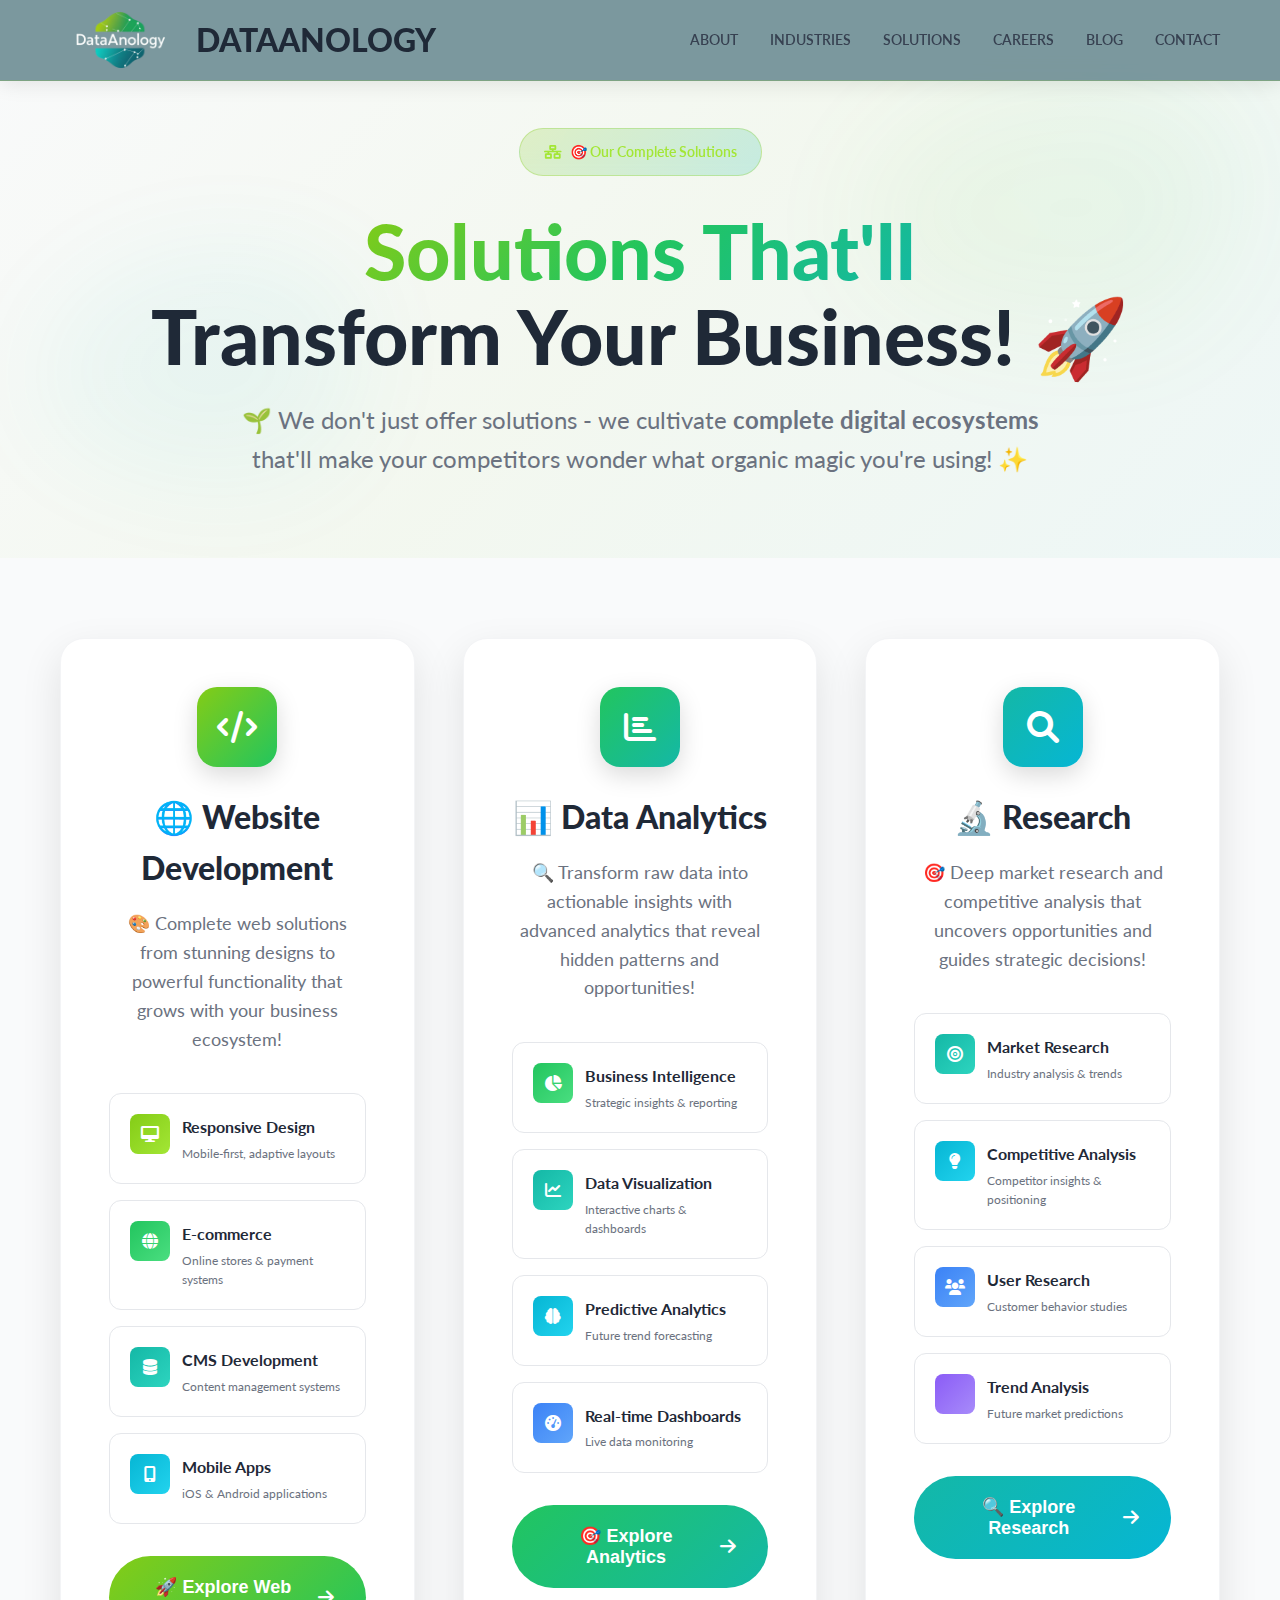
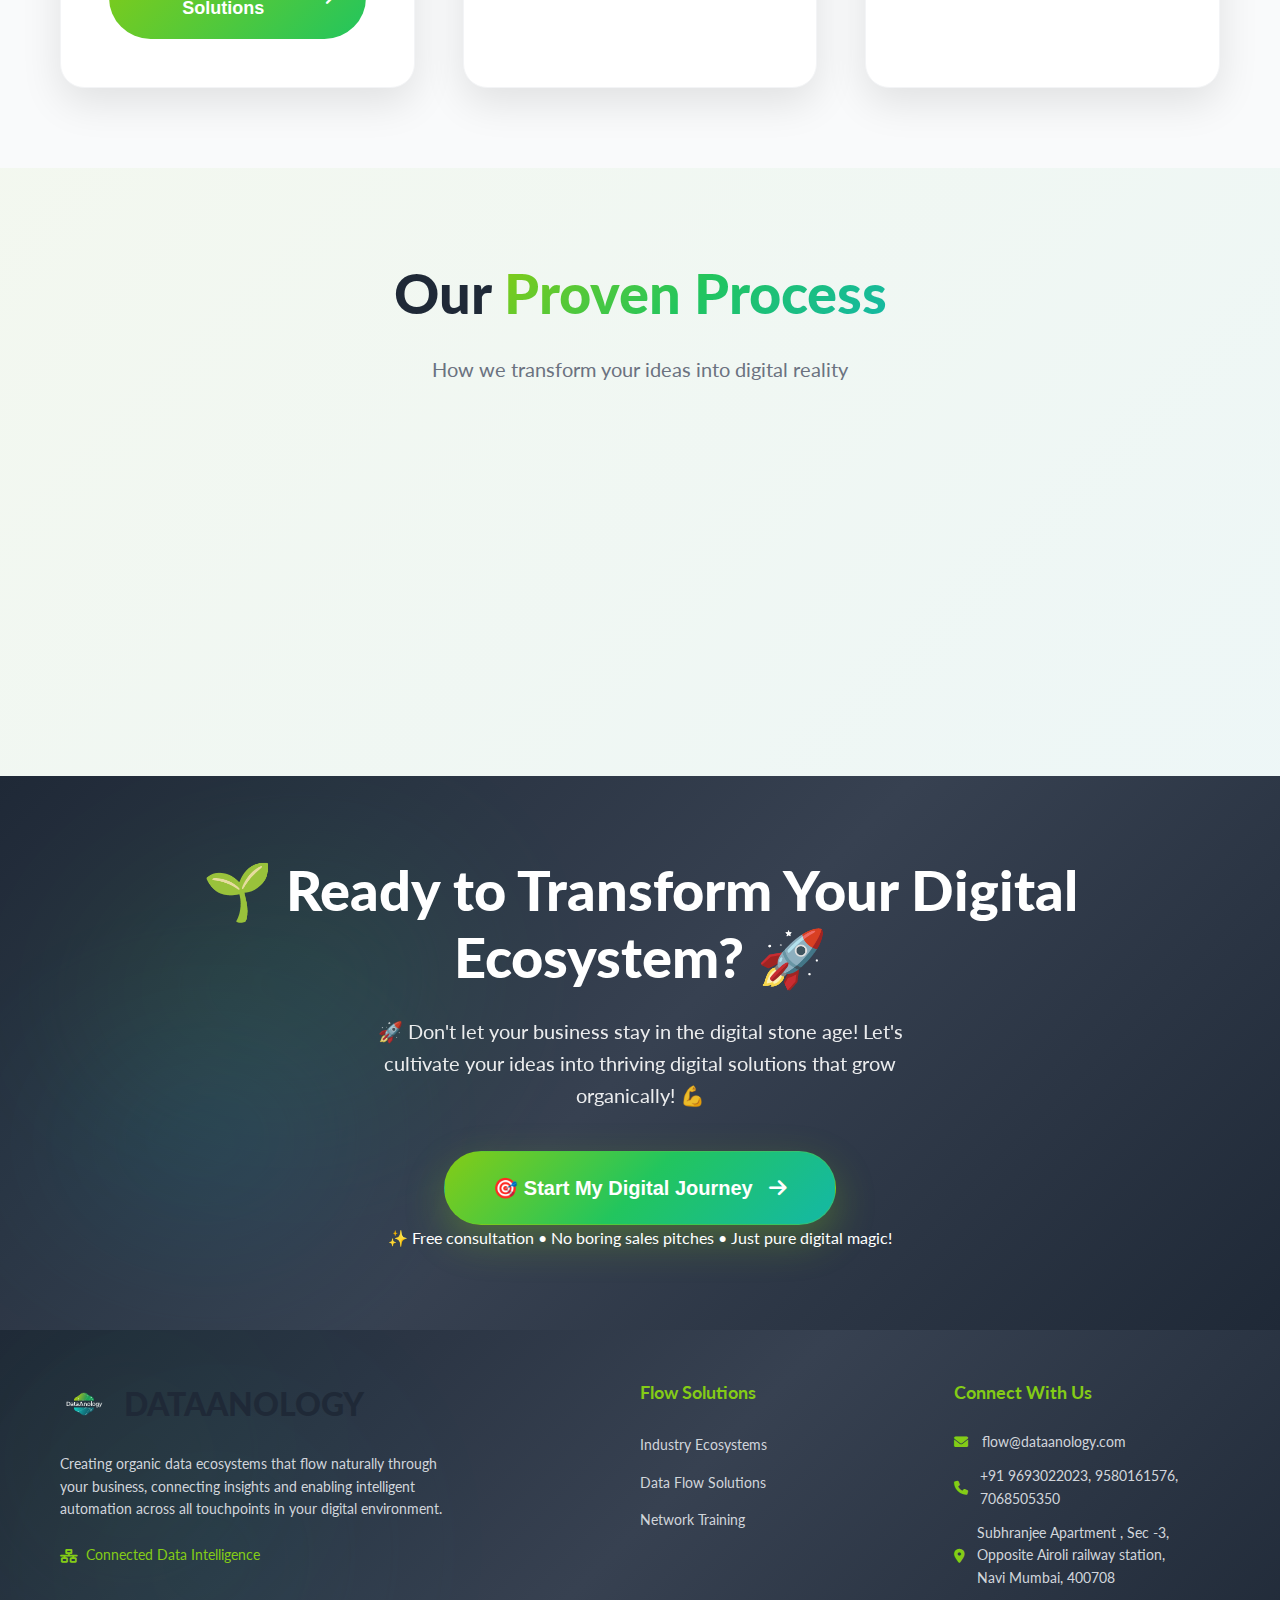
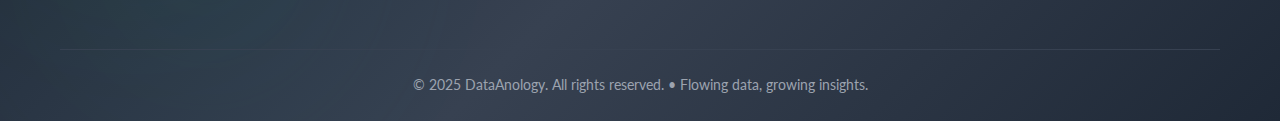
<file: services.html>
<!DOCTYPE html>
<html lang="en">
<head>
    <meta charset="UTF-8">
    <meta name="viewport" content="width=device-width, initial-scale=1.0">
    <title>Services - DataAnology</title>
     <link rel="icon" type="image/png" href="public/images/websiteicon.png">
    <link rel="stylesheet" href="css/styles.css">
    <link href="https://cdnjs.cloudflare.com/ajax/libs/font-awesome/6.0.0/css/all.min.css" rel="stylesheet">
</head>
<body>
    <!-- Navigation -->
    <nav class="navbar" id="navbar">
        <div class="nav-container">
            <div class="nav-brand">
                <a href="index.html" class="brand-link">
                    <div class="logo-container">
                        <img src="public/images/Datalogo.png" alt="DataAnology" class="logo">
                    </div>
                    <span class="brand-text">DATAANOLOGY</span>
                </a>
            </div>

            <div class="nav-toggle" id="nav-toggle">
                <span class="bar"></span>
                <span class="bar"></span>
                <span class="bar"></span>
            </div>

            <div class="nav-menu" id="nav-menu">
                <a href="about.html" class="nav-link">ABOUT</a>
                <a href="services.html" class="nav-link active">INDUSTRIES</a>
                <a href="services.html" class="nav-link">SOLUTIONS</a>
                <a href="blog.html" class="nav-link">CAREERS</a>
                <a href="blog.html" class="nav-link">BLOG</a>
                <a href="contact.html" class="nav-link">CONTACT</a>
            </div>
        </div>
    </nav>

    <!-- Hero Section -->
    <section class="page-hero">
        <div class="hero-background">
            <div class="organic-shape shape-1"></div>
            <div class="organic-shape shape-2"></div>
        </div>
        <div class="container">
            <div class="page-hero-content">
                <div class="hero-badge">
                    <i class="fas fa-network-wired"></i>
                    🎯 Our Complete Solutions
                </div>
                <h1 class="page-hero-title">
                    <span class="gradient-text">Solutions That'll</span>
                    <br>
                    <span>Transform Your Business! 🚀</span>
                </h1>
                <p class="page-hero-description">
                    🌱 We don't just offer solutions - we cultivate <strong>complete digital ecosystems</strong> that'll make
                    your competitors wonder what organic magic you're using! ✨
                </p>
            </div>
        </div>
    </section>

    <!-- Main Service Categories -->
    <section class="main-services">
        <div class="container">
            <div class="main-services-grid">
                <!-- Website Development Category -->
                <div class="main-service-card">
                    <div class="service-header">
                        <div class="service-icon-large lime-green">
                            <i class="fas fa-code"></i>
                        </div>
                        <h3 class="service-title-large">🌐 Website Development</h3>
                        <p class="service-description-large">
                            🎨 Complete web solutions from stunning designs to powerful functionality that grows with your
                            business ecosystem!
                        </p>
                    </div>

                    <div class="service-features-grid">
                        <div class="feature-box lime">
                            <div class="feature-icon">
                                <i class="fas fa-desktop"></i>
                            </div>
                            <div class="feature-content">
                                <h4>Responsive Design</h4>
                                <p>Mobile-first, adaptive layouts</p>
                            </div>
                        </div>
                        <div class="feature-box green">
                            <div class="feature-icon">
                                <i class="fas fa-globe"></i>
                            </div>
                            <div class="feature-content">
                                <h4>E-commerce</h4>
                                <p>Online stores & payment systems</p>
                            </div>
                        </div>
                        <div class="feature-box teal">
                            <div class="feature-icon">
                                <i class="fas fa-database"></i>
                            </div>
                            <div class="feature-content">
                                <h4>CMS Development</h4>
                                <p>Content management systems</p>
                            </div>
                        </div>
                        <div class="feature-box cyan">
                            <div class="feature-icon">
                                <i class="fas fa-mobile-alt"></i>
                            </div>
                            <div class="feature-content">
                                <h4>Mobile Apps</h4>
                                <p>iOS & Android applications</p>
                            </div>
                        </div>
                    </div>

                    <button class="service-cta-button lime-green">
                        🚀 Explore Web Solutions
                        <i class="fas fa-arrow-right"></i>
                    </button>
                </div>

                <!-- Data Analytics Category -->
                <div class="main-service-card">
                    <div class="service-header">
                        <div class="service-icon-large green-teal">
                            <i class="fas fa-chart-bar"></i>
                        </div>
                        <h3 class="service-title-large">📊 Data Analytics</h3>
                        <p class="service-description-large">
                            🔍 Transform raw data into actionable insights with advanced analytics that reveal hidden patterns
                            and opportunities!
                        </p>
                    </div>

                    <div class="service-features-grid">
                        <div class="feature-box green">
                            <div class="feature-icon">
                                <i class="fas fa-chart-pie"></i>
                            </div>
                            <div class="feature-content">
                                <h4>Business Intelligence</h4>
                                <p>Strategic insights & reporting</p>
                            </div>
                        </div>
                        <div class="feature-box teal">
                            <div class="feature-icon">
                                <i class="fas fa-chart-line"></i>
                            </div>
                            <div class="feature-content">
                                <h4>Data Visualization</h4>
                                <p>Interactive charts & dashboards</p>
                            </div>
                        </div>
                        <div class="feature-box cyan">
                            <div class="feature-icon">
                                <i class="fas fa-brain"></i>
                            </div>
                            <div class="feature-content">
                                <h4>Predictive Analytics</h4>
                                <p>Future trend forecasting</p>
                            </div>
                        </div>
                        <div class="feature-box blue">
                            <div class="feature-icon">
                                <i class="fas fa-tachometer-alt"></i>
                            </div>
                            <div class="feature-content">
                                <h4>Real-time Dashboards</h4>
                                <p>Live data monitoring</p>
                            </div>
                        </div>
                    </div>

                    <button class="service-cta-button green-teal">
                        🎯 Explore Analytics
                        <i class="fas fa-arrow-right"></i>
                    </button>
                </div>

                <!-- Research Category -->
                <div class="main-service-card">
                    <div class="service-header">
                        <div class="service-icon-large teal-cyan">
                            <i class="fas fa-search"></i>
                        </div>
                        <h3 class="service-title-large">🔬 Research</h3>
                        <p class="service-description-large">
                            🎯 Deep market research and competitive analysis that uncovers opportunities and guides strategic
                            decisions!
                        </p>
                    </div>

                    <div class="service-features-grid">
                        <div class="feature-box teal">
                            <div class="feature-icon">
                                <i class="fas fa-bullseye"></i>
                            </div>
                            <div class="feature-content">
                                <h4>Market Research</h4>
                                <p>Industry analysis & trends</p>
                            </div>
                        </div>
                        <div class="feature-box cyan">
                            <div class="feature-icon">
                                <i class="fas fa-lightbulb"></i>
                            </div>
                            <div class="feature-content">
                                <h4>Competitive Analysis</h4>
                                <p>Competitor insights & positioning</p>
                            </div>
                        </div>
                        <div class="feature-box blue">
                            <div class="feature-icon">
                                <i class="fas fa-users"></i>
                            </div>
                            <div class="feature-content">
                                <h4>User Research</h4>
                                <p>Customer behavior studies</p>
                            </div>
                        </div>
                        <div class="feature-box purple">
                            <div class="feature-icon">
                                <i class="fas fa-trending-up"></i>
                            </div>
                            <div class="feature-content">
                                <h4>Trend Analysis</h4>
                                <p>Future market predictions</p>
                            </div>
                        </div>
                    </div>

                    <button class="service-cta-button teal-cyan">
                        🔍 Explore Research
                        <i class="fas fa-arrow-right"></i>
                    </button>
                </div>
            </div>
        </div>
    </section>

    <!-- Process Section -->
    <section class="process-section">
        <div class="container">
            <div class="section-header">
                <h2 class="section-title">
                    Our <span class="gradient-text">Proven Process</span>
                </h2>
                <p class="section-description">
                    How we transform your ideas into digital reality
                </p>
            </div>

            <div class="process-grid">
                <div class="process-card">
                    <div class="process-number">01</div>
                    <div class="process-icon lime">
                        <i class="fas fa-search"></i>
                    </div>
                    <h4>Discovery</h4>
                    <p>Understanding your business goals and requirements</p>
                </div>
                <div class="process-card">
                    <div class="process-number">02</div>
                    <div class="process-icon green">
                        <i class="fas fa-bullseye"></i>
                    </div>
                    <h4>Strategy</h4>
                    <p>Creating a comprehensive plan and roadmap</p>
                </div>
                <div class="process-card">
                    <div class="process-number">03</div>
                    <div class="process-icon teal">
                        <i class="fas fa-code"></i>
                    </div>
                    <h4>Development</h4>
                    <p>Building your solution with cutting-edge technology</p>
                </div>
                <div class="process-card">
                    <div class="process-number">04</div>
                    <div class="process-icon cyan">
                        <i class="fas fa-rocket"></i>
                    </div>
                    <h4>Launch</h4>
                    <p>Deploying and optimizing for maximum impact</p>
                </div>
            </div>
        </div>
    </section>

    <!-- CTA Section -->
    <section class="cta-section">
        <div class="cta-background">
            <div class="cta-shape shape-1"></div>
            <div class="cta-shape shape-2"></div>
        </div>
        <div class="container">
            <div class="cta-content">
                <h2 class="cta-title">🌱 Ready to Transform Your Digital Ecosystem? 🚀</h2>
                <p class="cta-description">
                    🚀 Don't let your business stay in the digital stone age! Let's cultivate your ideas into thriving digital
                    solutions that grow organically! 💪
                </p>
                <button class="cta-button-large">
                    🎯 Start My Digital Journey
                    <i class="fas fa-arrow-right"></i>
                </button>
                <p class="cta-note">
                    ✨ Free consultation • No boring sales pitches • Just pure digital magic!
                </p>
            </div>
        </div>
    </section>

    <!-- Footer -->
    <footer class="footer">
        <div class="footer-background">
            <div class="footer-shape shape-1"></div>
            <div class="footer-shape shape-2"></div>
        </div>
        <div class="container">
            <div class="footer-content">
                <div class="footer-brand">
                    <div class="footer-logo">
                        <img src="public/images/Datalogo.png" alt="DataAnology" class="logo">
                        <span class="brand-text">DATAANOLOGY</span>
                    </div>
                    <p class="footer-description">
                        Creating organic data ecosystems that flow naturally through your business, connecting insights and
                        enabling intelligent automation across all touchpoints in your digital environment.
                    </p>
                    <div class="footer-badge">
                        <i class="fas fa-network-wired"></i>
                        <span>Connected Data Intelligence</span>
                    </div>
                </div>

                <div class="footer-links">
                    <h3>Flow Solutions</h3>
                    <ul>
                        <li><a href="services.html">Industry Ecosystems</a></li>
                        <li><a href="services.html">Data Flow Solutions</a></li>
                        <li><a href="blog.html">Network Training</a></li>
                    </ul>
                </div>

                <div class="footer-contact">
                    <h3>Connect With Us</h3>
                    <ul>
                        <li>
                            <i class="fas fa-envelope"></i>
                            <span>flow@dataanology.com</span>
                        </li>
                        <li>
                            <i class="fas fa-phone"></i>
                            <span>+91 9693022023, 9580161576, 7068505350</span>
                        </li>
                        <li>
                            <i class="fas fa-map-marker-alt"></i>
                            <span>Subhranjee Apartment , Sec -3, Opposite Airoli railway station, Navi Mumbai, 400708</span>
                        </li>
                    </ul>
                </div>
            </div>

            <div class="footer-bottom">
                <p>&copy; 2025 DataAnology. All rights reserved. • Flowing data, growing insights.</p>
            </div>
        </div>
    </footer>

    <script src="js/main.js"></script>
</body>
</html>
</file>
<file: css/styles.css>
/* Google Fonts */
@import url('https://fonts.googleapis.com/css2?family=Lato:wght@300;400;700;900&display=swap');

/* Reset and Base Styles */
* {
  margin: 0;
  padding: 0;
  box-sizing: border-box;
}

body {
  font-family: 'Lato', -apple-system, BlinkMacSystemFont, "Segoe UI", Roboto, sans-serif;
  line-height: 1.6;
  color: #333;
  overflow-x: hidden;
  background-color: #f9fafb; /* Default background for pages */
}

.container {
  max-width: 1200px;
  margin: 0 auto;
  padding: 0 20px;
}

/* Custom Scrollbar */
::-webkit-scrollbar {
  width: 8px;
}

::-webkit-scrollbar-track {
  background: rgba(0, 0, 0, 0.1);
}

::-webkit-scrollbar-thumb {
  background: linear-gradient(to bottom, #84cc16, #14b8a6);
  border-radius: 4px;
}

::-webkit-scrollbar-thumb:hover {
  background: linear-gradient(to bottom, #65a30d, #0f766e);
}

/* Navigation Styles */
.navbar {
  position: fixed;
  top: 0;
  left: 0;
  right: 0;
  z-index: 1000;
  transition: all 0.3s ease;
  padding: 0;
}

.navbar.scrolled {
  background: rgba(116, 146, 153, 0.95);
  backdrop-filter: blur(10px);
  box-shadow: 0 2px 20px rgba(0, 0, 0, 0.1);
  border-bottom: 1px solid rgba(132, 204, 22, 0.2);
}

.nav-container {
  max-width: 1200px;
  margin: 0 auto;
  padding: 0 20px;
  display: flex;
  justify-content: space-between;
  align-items: center;
  height: 80px;
}

.nav-brand .brand-link {
  display: flex;
  align-items: center;
  text-decoration: none;
  gap: 16px;
}

/* Logo container - base size for mobile */
.logo-container {
  width: 70px;
  height: 70px;
  display: flex;
  align-items: center;
  justify-content: center;
  transition: all 0.3s ease;
}

/* Logo image */
.logo {
  width: 100%;
  height: 100%;
  object-fit: contain;
  transition: all 0.3s ease;
}

/* Brand text */
.brand-text {
  font-weight: 900;
  font-size: 20px; /* Slightly smaller on mobile */
  color: white;
  transition: all 0.3s ease;
}

/* Small devices (landscape phones, 576px and up) */
@media (min-width: 576px) {
  .logo-container {
    width: 80px;
    height: 80px;
  }
  .brand-text {
    font-size: 24px;
  }
}

/* Medium devices (tablets, 768px and up) */
@media (min-width: 768px) {
  .logo-container {
    width: 100px;
    height: 100px;
  }
  .brand-text {
    font-size: 28px;
  }
}

/* Large devices (desktops, 992px and up) */
@media (min-width: 992px) {
  .logo-container {
    width: 120px;
    height: 120px;
  }
  .brand-text {
    font-size: 32px;
  }
}

/* Specific color for navbar on non-hero pages */
body:not(.homepage) .brand-text {
  color: #1f2937;
}

.navbar.scrolled .brand-text {
  color: #1f2937;
}

.nav-menu {
  display: flex;
  gap: 32px;
  align-items: center;
}

.nav-link {
  text-decoration: none;
  font-weight: 600;
  font-size: 14px;
  color: white; /* Default for hero page */
  transition: color 0.3s ease;
  position: relative;
}

/* Specific color for nav links on non-hero pages */
body:not(.homepage) .nav-link {
  color: #374151;
}

.navbar.scrolled .nav-link {
  color: #374151;
}

.nav-link:hover,
.nav-link.active {
  color: #84cc16;
}

.nav-toggle {
  display: none;
  flex-direction: column;
  cursor: pointer;
  gap: 4px;
}

.bar {
  width: 25px;
  height: 3px;
  background: white; /* Default for hero page */
  transition: all 0.3s ease;
}

/* Specific color for toggle bars on non-hero pages */
body:not(.homepage) .bar {
  background: #374151;
}

.navbar.scrolled .bar {
  background: #374151;
}

/* Mobile Navigation */
@media (max-width: 768px) {
  .nav-menu {
    position: fixed;
    top: 80px;
    left: -100%;
    width: 100%;
    height: calc(100vh - 80px);
    background: rgba(255, 255, 255, 0.95);
    backdrop-filter: blur(10px);
    flex-direction: column;
    justify-content: flex-start;
    align-items: center;
    padding-top: 50px;
    transition: left 0.3s ease;
    border-radius: 0 0 16px 16px;
    box-shadow: 0 10px 20px rgba(0, 0, 0, 0.1);
  }

  .nav-menu.active {
    left: 0;
  }

  .nav-menu .nav-link {
    color: #374151;
    font-size: 18px;
    padding: 15px 0;
    width: 80%;
    text-align: center;
    border-bottom: 1px solid #e5e7eb;
  }

  .nav-menu .nav-link:last-child {
    border-bottom: none;
  }

  .nav-toggle {
    display: flex;
  }

  .nav-toggle.active .bar:nth-child(1) {
    transform: rotate(45deg) translate(5px, 5px);
  }

  .nav-toggle.active .bar:nth-child(2) {
    opacity: 0;
  }

  .nav-toggle.active .bar:nth-child(3) {
    transform: rotate(-45deg) translate(7px, -6px);
  }

  .logo-container {
    width: 48px;
    height: 48px;
  }

  .brand-text {
    font-size: 20px;
  }
}

/* Hero Section (Homepage Specific) */
.hero {
  height: 100vh;
  display: flex;
  align-items: center;
  justify-content: center;
  position: relative;
  overflow: hidden;
  background: linear-gradient(135deg, #1f2937 0%, #374151 50%, #1f2937 100%);
}

.hero-background {
  position: absolute;
  inset: 0;
}

.organic-shape {
  position: absolute;
  border-radius: 60% 40% 30% 70% / 60% 30% 70% 40%;
  filter: blur(60px);
  opacity: 0.3;
  animation: organic-flow 20s ease-in-out infinite;
}

.shape-1 {
  top: 80px;
  right: 40px;
  width: 384px;
  height: 256px;
  background: linear-gradient(45deg, #84cc16, #22c55e, #10b981);
}

.shape-2 {
  bottom: 80px;
  left: 40px;
  width: 320px;
  height: 224px;
  background: linear-gradient(45deg, #14b8a6, #06b6d4, #3b82f6);
  animation-delay: -10s;
}

.shape-3 {
  top: 50%;
  left: 50%;
  transform: translate(-50%, -50%);
  width: 288px;
  height: 288px;
  background: linear-gradient(45deg, rgba(132, 204, 22, 0.1), rgba(20, 184, 166, 0.1));
  animation-delay: -20s;
}

.network-pattern {
  position: absolute;
  inset: 0;
  opacity: 0.1;
}

.network-node {
  position: absolute;
  width: 8px;
  height: 8px;
  border-radius: 50%;
  animation: data-pulse 2s ease-in-out infinite;
}

.node-1 {
  top: 25%;
  left: 25%;
  background: #84cc16;
}

.node-2 {
  top: 33%;
  right: 33%;
  background: #14b8a6;
  animation-delay: 0.5s;
}

.node-3 {
  bottom: 25%;
  left: 33%;
  background: #06b6d4;
  animation-delay: 1s;
}

.node-4 {
  bottom: 33%;
  right: 25%;
  background: #22c55e;
  animation-delay: 1.5s;
}

.network-lines {
  position: absolute;
  inset: 0;
  width: 100%;
  height: 100%;
}

.hero-content {
  position: relative;
  z-index: 10;
  text-align: center;
  color: white;
  max-width: 1000px;
  padding: 0 20px;
}

.hero-badge {
  display: inline-flex;
  align-items: center;
  gap: 8px;
  background: linear-gradient(135deg, rgba(132, 204, 22, 0.2), rgba(20, 184, 166, 0.2));
  backdrop-filter: blur(10px);
  border: 1px solid rgba(132, 204, 22, 0.3);
  color: #a3e635;
  padding: 12px 24px;
  border-radius: 50px;
  font-size: 14px;
  font-weight: 600;
  margin-bottom: 32px;
}

.hero-title {
  font-size: clamp(48px, 8vw, 112px);
  font-weight: 900;
  line-height: 1.1;
  margin-bottom: 32px;
}

.gradient-text {
  background: linear-gradient(135deg, #84cc16, #22c55e, #14b8a6);
  -webkit-background-clip: text;
  -webkit-text-fill-color: transparent;
  background-clip: text;
}

.hero-subtitle {
  font-size: clamp(32px, 5vw, 64px);
  font-weight: 400;
  opacity: 0.9;
}

.hero-description {
  font-size: clamp(18px, 2.5vw, 32px);
  margin-bottom: 48px;
  opacity: 0.9;
  max-width: 800px;
  margin-left: auto;
  margin-right: auto;
}

.cta-button {
  background: linear-gradient(135deg, #84cc16, #22c55e, #14b8a6);
  color: white;
  border: none;
  padding: 20px 48px;
  font-size: 18px;
  font-weight: 700;
  border-radius: 50px;
  cursor: pointer;
  transition: all 0.3s ease;
  display: inline-flex;
  align-items: center;
  gap: 12px;
  box-shadow: 0 10px 30px rgba(132, 204, 22, 0.3);
  border: 1px solid rgba(132, 204, 22, 0.3);
}

.cta-button:hover {
  transform: translateY(-2px);
  box-shadow: 0 15px 40px rgba(132, 204, 22, 0.4);
}

.scroll-indicator {
  position: absolute;
  bottom: 32px;
  left: 50%;
  transform: translateX(-50%);
  color: #84cc16;
  animation: bounce 2s infinite;
}

.scroll-mouse {
  width: 24px;
  height: 40px;
  border: 2px solid #84cc16;
  border-radius: 20px;
  display: flex;
  justify-content: center;
  padding-top: 8px;
}

.scroll-wheel {
  width: 4px;
  height: 12px;
  background: linear-gradient(to bottom, #84cc16, #14b8a6);
  border-radius: 2px;
  animation: scroll-wheel 2s ease-in-out infinite;
}

/* Page Hero (General for About, Services, Contact, Blog) */
.page-hero {
  padding: 128px 0 80px;
  position: relative;
  overflow: hidden;
  background: linear-gradient(135deg, #f9fafb 0%, rgba(132, 204, 22, 0.05) 50%, rgba(20, 184, 166, 0.05) 100%);
}

.page-hero .hero-background {
  background: none; /* Override hero background for page heroes */
}

.page-hero .organic-shape.shape-1 {
  background: linear-gradient(45deg, rgba(132, 204, 22, 0.2), rgba(34, 197, 94, 0.2));
}

.page-hero .organic-shape.shape-2 {
  background: linear-gradient(45deg, rgba(20, 184, 166, 0.2), rgba(6, 182, 212, 0.2));
}

.page-hero-content {
  text-align: center;
  position: relative;
  z-index: 10;
}

.page-hero-title {
  font-size: clamp(36px, 6vw, 80px);
  font-weight: 900;
  line-height: 1.1;
  margin-bottom: 24px;
  color: #1f2937;
}

.page-hero-description {
  font-size: clamp(16px, 2vw, 24px);
  color: #6b7280;
  max-width: 800px;
  margin: 0 auto;
  line-height: 1.6;
}

/* Sections */
section {
  padding: 80px 0;
}

.section-header {
  text-align: center;
  margin-bottom: 64px;
}

.section-title {
  font-size: clamp(32px, 5vw, 56px);
  font-weight: 900;
  margin-bottom: 16px;
  color: #1f2937;
}

.section-description {
  font-size: clamp(16px, 2vw, 20px);
  color: #6b7280;
  max-width: 600px;
  margin: 0 auto;
}

.white-text .section-title,
.white-text .section-description {
  color: white;
}

/* Services Categories */
.services-categories {
  background: linear-gradient(135deg, #f9fafb 0%, rgba(132, 204, 22, 0.05) 100%);
}

.services-grid {
  display: grid;
  grid-template-columns: repeat(auto-fit, minmax(350px, 1fr));
  gap: 32px;
}

.service-card {
  background: white;
  border-radius: 24px;
  padding: 40px;
  box-shadow: 0 10px 30px rgba(0, 0, 0, 0.1);
  transition: all 0.3s ease;
  text-align: center;
  border: 1px solid #f3f4f6;
}

.service-card:hover {
  transform: translateY(-8px);
  box-shadow: 0 20px 50px rgba(0, 0, 0, 0.15);
}

.service-icon {
  width: 80px;
  height: 80px;
  border-radius: 20px;
  display: flex;
  align-items: center;
  justify-content: center;
  margin: 0 auto 24px;
  font-size: 32px;
  color: white;
  box-shadow: 0 8px 25px rgba(0, 0, 0, 0.15);
  transition: transform 0.3s ease;
}

.service-card:hover .service-icon {
  transform: scale(1.1);
}

.lime-green {
  background: linear-gradient(135deg, #84cc16, #22c55e);
}

.green-teal {
  background: linear-gradient(135deg, #22c55e, #14b8a6);
}

.teal-cyan {
  background: linear-gradient(135deg, #14b8a6, #06b6d4);
}

.cyan-blue {
  background: linear-gradient(135deg, #06b6d4, #3b82f6);
}

.service-title {
  font-size: 24px;
  font-weight: 700;
  margin-bottom: 16px;
  color: #1f2937;
}

.service-description {
  color: #6b7280;
  margin-bottom: 24px;
  line-height: 1.6;
}

.service-features {
  list-style: none;
  text-align: left;
  margin-bottom: 32px;
}

.service-features li {
  display: flex;
  align-items: center;
  gap: 12px;
  margin-bottom: 12px;
  color: #374151;
  font-size: 14px;
}

.service-features i {
  color: #22c55e;
  font-size: 16px;
}

.service-button {
  width: 100%;
  border: none;
  padding: 16px 24px;
  border-radius: 50px;
  font-weight: 700;
  color: white;
  cursor: pointer;
  transition: all 0.3s ease;
  font-size: 16px;
}

.service-button:hover {
  transform: translateY(-2px);
  box-shadow: 0 8px 25px rgba(0, 0, 0, 0.2);
}

/* Detailed Services */
.detailed-services {
  background: white;
}

.services-detailed-grid {
  display: grid;
  grid-template-columns: repeat(auto-fit, minmax(250px, 1fr));
  gap: 24px;
}

.service-item {
  background: white;
  border-radius: 16px;
  padding: 32px 24px;
  text-align: center;
  box-shadow: 0 4px 15px rgba(0, 0, 0, 0.08);
  transition: all 0.3s ease;
  border: 1px solid #f3f4f6;
}

.service-item:hover {
  transform: translateY(-4px);
  box-shadow: 0 8px 25px rgba(0, 0, 0, 0.12);
}

.service-item-icon {
  font-size: 32px;
  margin-bottom: 16px;
}

.service-item h4 {
  font-size: 18px;
  font-weight: 700;
  margin-bottom: 8px;
  color: #1f2937;
}

.service-item p {
  color: #6b7280;
  font-size: 14px;
}

/* Color Classes for icons */
.service-item-icon.lime {
  color: #84cc16;
}
.service-item-icon.green {
  color: #22c55e;
}
.service-item-icon.teal {
  color: #14b8a6;
}
.service-item-icon.cyan {
  color: #06b6d4;
}
.service-item-icon.blue {
  color: #3b82f6;
}
.service-item-icon.purple {
  color: #8b5cf6;
}
.service-item-icon.pink {
  color: #ec4899;
}
.service-item-icon.red {
  color: #ef4444;
}
.service-item-icon.orange {
  color: #f97316;
}
.service-item-icon.yellow {
  color: #eab308;
}
.service-item-icon.emerald {
  color: #10b981;
}
.service-item-icon.indigo {
  color: #6366f1;
}

/* About Section */
.about-section {
  background: linear-gradient(135deg, rgba(132, 204, 22, 0.05), rgba(20, 184, 166, 0.05));
}

.about-grid {
  display: grid;
  grid-template-columns: 1fr 1fr;
  gap: 64px;
  align-items: center;
}

.about-title {
  font-size: clamp(32px, 4vw, 48px);
  font-weight: 900;
  margin-bottom: 32px;
  color: #1f2937;
  line-height: 1.2;
}

.about-description {
  font-size: 18px;
  color: #6b7280;
  margin-bottom: 32px;
  line-height: 1.6;
}

.about-features {
  display: flex;
  flex-direction: column;
  gap: 16px;
}

.feature-item {
  display: flex;
  align-items: center;
  gap: 16px;
  color: #374151;
  font-size: 16px;
}

.feature-item .feature-icon {
  width: 24px;
  height: 24px;
  border-radius: 50%;
  display: flex;
  align-items: center;
  justify-content: center;
  color: white;
  font-size: 12px;
  flex-shrink: 0;
}

.about-dashboard {
  position: relative;
}

.dashboard-container {
  background: linear-gradient(135deg, #1f2937, #374151);
  border-radius: 24px;
  padding: 32px;
  box-shadow: 0 20px 50px rgba(0, 0, 0, 0.2);
  border: 1px solid rgba(132, 204, 22, 0.2);
}

.dashboard-grid {
  display: grid;
  grid-template-columns: 1fr 1fr;
  gap: 16px;
  margin-bottom: 24px;
}

.dashboard-card {
  border-radius: 16px;
  padding: 24px;
  color: white;
  position: relative;
  overflow: hidden;
}

.dashboard-card::before {
  content: "";
  position: absolute;
  top: 0;
  right: 0;
  width: 64px;
  height: 64px;
  background: rgba(255, 255, 255, 0.1);
  border-radius: 50%;
  transform: translate(50%, -50%);
}

.dashboard-card i {
  font-size: 32px;
  margin-bottom: 8px;
  position: relative;
  z-index: 2;
}

.dashboard-value {
  font-size: 32px;
  font-weight: 900;
  margin-bottom: 4px;
  position: relative;
  z-index: 2;
}

.dashboard-label {
  font-size: 14px;
  opacity: 0.9;
  position: relative;
  z-index: 2;
}

.dashboard-title {
  text-align: center;
  color: #d1d5db;
  font-weight: 600;
}

/* Industries Section */
.industries-section {
  background: white;
}

.industries-grid {
  display: grid;
  grid-template-columns: repeat(auto-fit, minmax(300px, 1fr));
  gap: 32px;
}

.industry-card {
  background: white;
  border-radius: 20px;
  padding: 40px;
  text-align: center;
  box-shadow: 0 8px 25px rgba(0, 0, 0, 0.08);
  transition: all 0.3s ease;
  position: relative;
  overflow: hidden;
  border: 1px solid #f3f4f6;
}

.industry-card:hover {
  transform: translateY(-8px);
  box-shadow: 0 15px 40px rgba(0, 0, 0, 0.12);
}

.industry-icon {
  font-size: 48px;
  margin-bottom: 24px;
}

.industry-card h3 {
  font-size: 24px;
  font-weight: 700;
  margin-bottom: 16px;
  color: #1f2937;
}

.industry-card p {
  color: #6b7280;
  line-height: 1.6;
}

.industry-gradient {
  position: absolute;
  bottom: 0;
  left: 0;
  right: 0;
  height: 4px;
  transform: scaleX(0);
  transition: transform 0.3s ease;
}

.industry-card:hover .industry-gradient {
  transform: scaleX(1);
}

/* Stats Section */
.stats-section {
  position: relative;
  overflow: hidden;
  background: linear-gradient(135deg, #84cc16, #22c55e, #14b8a6);
  color: white;
}

.stats-background {
  position: absolute;
  inset: 0;
}

.stats-shape {
  position: absolute;
  border-radius: 50%;
  background: rgba(255, 255, 255, 0.1);
  filter: blur(60px);
  animation: organic-flow 15s ease-in-out infinite;
}

.stats-shape.shape-1 {
  top: 40px;
  right: 40px;
  width: 256px;
  height: 256px;
}

.stats-shape.shape-2 {
  bottom: 40px;
  left: 40px;
  width: 320px;
  height: 320px;
  animation-delay: -7.5s;
}

.stats-grid {
  display: grid;
  grid-template-columns: repeat(auto-fit, minmax(250px, 1fr));
  gap: 32px;
  position: relative;
  z-index: 10;
}

.stat-card {
  background: rgba(255, 255, 255, 0.1);
  backdrop-filter: blur(10px);
  border-radius: 20px;
  padding: 32px;
  text-align: center;
  border: 1px solid rgba(255, 255, 255, 0.2);
}

.stat-value {
  font-size: 48px;
  font-weight: 900;
  margin-bottom: 8px;
}

.stat-label {
  font-size: 16px;
  opacity: 0.9;
}

/* CTA Section */
.cta-section {
  position: relative;
  overflow: hidden;
  background: linear-gradient(135deg, #1f2937, #374151, #1f2937);
  color: white;
}

.cta-background {
  position: absolute;
  inset: 0;
}

.cta-shape {
  position: absolute;
  border-radius: 60% 40% 30% 70% / 60% 30% 70% 40%;
  filter: blur(80px);
  opacity: 0.1;
  animation: organic-flow 25s ease-in-out infinite;
}

.cta-shape.shape-1 {
  top: 80px;
  left: 80px;
  width: 384px;
  height: 256px;
  background: linear-gradient(45deg, #84cc16, #22c55e, #10b981);
}

.cta-shape.shape-2 {
  bottom: 80px;
  right: 80px;
  width: 320px;
  height: 224px;
  background: linear-gradient(45deg, #14b8a6, #06b6d4, #3b82f6);
  animation-delay: -12.5s;
}

.cta-content {
  text-align: center;
  position: relative;
  z-index: 10;
}

.cta-title {
  font-size: clamp(32px, 5vw, 56px);
  font-weight: 900;
  margin-bottom: 24px;
  line-height: 1.2;
}

.cta-description {
  font-size: clamp(16px, 2vw, 20px);
  margin-bottom: 40px;
  opacity: 0.9;
  max-width: 600px;
  margin-left: auto;
  margin-right: auto;
  line-height: 1.6;
}

.cta-button-large {
  background: linear-gradient(135deg, #84cc16, #22c55e, #14b8a6);
  color: white;
  border: none;
  padding: 24px 48px;
  font-size: 20px;
  font-weight: 700;
  border-radius: 50px;
  cursor: pointer;
  transition: all 0.3s ease;
  display: inline-flex;
  align-items: center;
  gap: 16px;
  box-shadow: 0 15px 40px rgba(132, 204, 22, 0.3);
  border: 1px solid rgba(132, 204, 22, 0.3);
}

.cta-button-large:hover {
  transform: translateY(-3px);
  box-shadow: 0 20px 50px rgba(132, 204, 22, 0.4);
}

/* Footer */
.footer {
  background: linear-gradient(135deg, #1f2937, #374151, #1f2937);
  color: white;
  position: relative;
  overflow: hidden;
}

.footer-background {
  position: absolute;
  inset: 0;
}

.footer-shape {
  position: absolute;
  border-radius: 60% 40% 30% 70% / 60% 30% 70% 40%;
  filter: blur(100px);
  opacity: 0.05;
  animation: organic-flow 30s ease-in-out infinite;
}

.footer-shape.shape-1 {
  top: 0;
  left: 0;
  width: 256px;
  height: 256px;
  background: linear-gradient(45deg, #84cc16, #22c55e);
}

.footer-shape.shape-2 {
  bottom: 0;
  right: 0;
  width: 320px;
  height: 320px;
  background: linear-gradient(45deg, #14b8a6, #06b6d4);
  animation-delay: -15s;
}

.footer-content {
  display: grid;
  grid-template-columns: 2fr 1fr 1fr;
  gap: 48px;
  padding: 48px 0;
  position: relative;
  z-index: 10;
}

.footer-brand {
  max-width: 400px;
}

.footer-logo {
  display: flex;
  align-items: center;
  gap: 16px;
  margin-bottom: 24px;
}

.footer-logo .logo {
  width: 48px;
  height: 48px;
}

.footer-description {
  color: #d1d5db;
  line-height: 1.6;
  margin-bottom: 24px;
  font-size: 14px;
}

.footer-badge {
  display: flex;
  align-items: center;
  gap: 8px;
  color: #84cc16;
  font-size: 14px;
}

.footer-links h3,
.footer-contact h3 {
  color: #84cc16;
  font-size: 18px;
  font-weight: 700;
  margin-bottom: 24px;
}

.footer-links ul,
.footer-contact ul {
  list-style: none;
}

.footer-links li,
.footer-contact li {
  margin-bottom: 12px;
}

.footer-links a {
  color: #d1d5db;
  text-decoration: none;
  transition: color 0.3s ease;
  font-size: 14px;
}

.footer-links a:hover {
  color: #84cc16;
}

.footer-contact li {
  display: flex;
  align-items: center;
  gap: 12px;
  color: #d1d5db;
  font-size: 14px;
}

.footer-contact i {
  color: #84cc16;
  width: 16px;
}

.footer-bottom {
  border-top: 1px solid #374151;
  padding: 24px 0;
  text-align: center;
  color: #9ca3af;
  font-size: 14px;
  position: relative;
  z-index: 10;
}

/* Expertise Section (About Page) */
.expertise-section {
  background: white;
}

.expertise-grid {
  display: grid;
  grid-template-columns: repeat(auto-fit, minmax(350px, 1fr));
  gap: 48px;
}

.expertise-card {
  background: white;
  border-radius: 24px;
  padding: 40px;
  box-shadow: 0 10px 30px rgba(0, 0, 0, 0.1);
  transition: all 0.3s ease;
  text-align: center;
  border: 1px solid #f3f4f6;
}

.expertise-card:hover {
  transform: translateY(-8px);
  box-shadow: 0 20px 50px rgba(0, 0, 0, 0.15);
}

.expertise-icon {
  width: 80px;
  height: 80px;
  border-radius: 20px;
  display: flex;
  align-items: center;
  justify-content: center;
  margin: 0 auto 24px;
  font-size: 32px;
  color: white;
  box-shadow: 0 8px 25px rgba(0, 0, 0, 0.15);
  transition: transform 0.3s ease;
}

.expertise-card:hover .expertise-icon {
  transform: scale(1.1);
}

.expertise-title {
  font-size: 24px;
  font-weight: 700;
  margin-bottom: 16px;
  color: #1f2937;
}

.expertise-description {
  color: #6b7280;
  margin-bottom: 24px;
  line-height: 1.6;
}

.expertise-features {
  list-style: none;
  text-align: left;
}

.expertise-features li {
  display: flex;
  align-items: center;
  gap: 12px;
  margin-bottom: 12px;
  color: #374151;
  font-size: 14px;
}

.expertise-features i {
  color: #22c55e;
  font-size: 16px;
}

/* Story Section (About Page) */
.story-section {
  background: #f9fafb;
}

.story-grid {
  display: grid;
  grid-template-columns: 1fr 1fr;
  gap: 64px;
  align-items: center;
}

.story-title {
  font-size: clamp(32px, 4vw, 48px);
  font-weight: 900;
  margin-bottom: 32px;
  color: #1f2937;
  line-height: 1.2;
}

.story-text {
  display: flex;
  flex-direction: column;
  gap: 24px;
}

.story-text p {
  font-size: 16px;
  color: #6b7280;
  line-height: 1.6;
}

.stats-container {
  background: linear-gradient(135deg, #84cc16, #22c55e, #14b8a6);
  border-radius: 24px;
  padding: 32px;
  color: white;
  box-shadow: 0 20px 50px rgba(132, 204, 22, 0.3);
}

.stats-header {
  text-align: center;
  margin-bottom: 24px;
}

.stats-header i {
  font-size: 48px;
  margin-bottom: 16px;
}

.stats-header h3 {
  font-size: 24px;
  font-weight: 700;
  margin-bottom: 8px;
}

.stats-mini-grid {
  display: grid;
  grid-template-columns: repeat(3, 1fr);
  gap: 16px;
}

.mini-stat {
  background: rgba(255, 255, 255, 0.1);
  border-radius: 16px;
  padding: 16px;
  text-align: center;
}

.mini-stat-value {
  font-size: 24px;
  font-weight: 900;
  margin-bottom: 4px;
}

.mini-stat-label {
  font-size: 12px;
  opacity: 0.9;
}

/* Values Section (About Page) */
.values-section {
  background: white;
}

.values-grid {
  display: grid;
  grid-template-columns: repeat(auto-fit, minmax(250px, 1fr));
  gap: 32px;
}

.value-card {
  background: white;
  border-radius: 20px;
  padding: 32px;
  text-align: center;
  box-shadow: 0 8px 25px rgba(0, 0, 0, 0.08);
  transition: all 0.3s ease;
  border: 1px solid #f3f4f6;
}

.value-card:hover {
  transform: translateY(-8px);
  box-shadow: 0 15px 40px rgba(0, 0, 0, 0.12);
}

.value-icon {
  width: 64px;
  height: 64px;
  border-radius: 16px;
  display: flex;
  align-items: center;
  justify-content: center;
  margin: 0 auto 24px;
  font-size: 24px;
  color: white;
  box-shadow: 0 8px 25px rgba(0, 0, 0, 0.15);
  transition: transform 0.3s ease;
}

.value-card:hover .value-icon {
  transform: scale(1.1);
}

.value-card h3 {
  font-size: 20px;
  font-weight: 700;
  margin-bottom: 16px;
  color: #1f2937;
}

.value-card p {
  color: #6b7280;
  line-height: 1.6;
  font-size: 14px;
}

/* Team Section (About Page) */
.team-section {
  position: relative;
  overflow: hidden;
  background: linear-gradient(135deg, #84cc16, #22c55e, #14b8a6);
  color: white;
}

.team-background {
  position: absolute;
  inset: 0;
}

.team-shape {
  position: absolute;
  border-radius: 60% 40% 30% 70% / 60% 30% 70% 40%;
  background: rgba(255, 255, 255, 0.1);
  filter: blur(80px);
  animation: organic-flow 20s ease-in-out infinite;
}

.team-shape.shape-1 {
  top: 40px;
  right: 40px;
  width: 256px;
  height: 256px;
}

.team-shape.shape-2 {
  bottom: 40px;
  left: 40px;
  width: 320px;
  height: 320px;
  animation-delay: -10s;
}

.team-grid {
  display: grid;
  grid-template-columns: repeat(auto-fit, minmax(300px, 1fr));
  gap: 32px;
  position: relative;
  z-index: 10;
}

.team-card {
  background: rgba(255, 255, 255, 0.1);
  backdrop-filter: blur(10px);
  border-radius: 20px;
  padding: 32px;
  text-align: center;
  border: 1px solid rgba(255, 255, 255, 0.2);
}

.team-avatar {
  width: 96px;
  height: 96px;
  border-radius: 50%;
  display: flex;
  align-items: center;
  justify-content: center;
  margin: 0 auto 16px;
  font-size: 48px;
  box-shadow: 0 8px 25px rgba(0, 0, 0, 0.2);
}

.team-card h3 {
  font-size: 24px;
  font-weight: 700;
  margin-bottom: 8px;
}

.team-role {
  color: #a3e635;
  font-weight: 600;
  margin-bottom: 16px;
}

.team-bio {
  color: rgba(255, 255, 255, 0.8);
  line-height: 1.6;
  font-size: 14px;
}

/* Main Services (Services Page) */
.main-services {
  background: #f9fafb;
}

.main-services-grid {
  display: grid;
  grid-template-columns: repeat(auto-fit, minmax(350px, 1fr));
  gap: 48px;
}

.main-service-card {
  background: white;
  border-radius: 24px;
  padding: 48px;
  box-shadow: 0 15px 40px rgba(0, 0, 0, 0.1);
  transition: all 0.3s ease;
  border: 1px solid #f3f4f6;
}

.main-service-card:hover {
  transform: translateY(-8px);
  box-shadow: 0 25px 60px rgba(0, 0, 0, 0.15);
}

.service-header {
  text-align: center;
  margin-bottom: 40px;
}

.service-icon-large {
  width: 80px;
  height: 80px;
  border-radius: 20px;
  display: flex;
  align-items: center;
  justify-content: center;
  margin: 0 auto 24px;
  font-size: 32px;
  color: white;
  box-shadow: 0 8px 25px rgba(0, 0, 0, 0.15);
  transition: transform 0.3s ease;
}

.main-service-card:hover .service-icon-large {
  transform: scale(1.1);
}

.service-title-large {
  font-size: 32px;
  font-weight: 900;
  margin-bottom: 16px;
  color: #1f2937;
}

.service-description-large {
  font-size: 18px;
  color: #6b7280;
  line-height: 1.6;
  max-width: 600px;
  margin: 0 auto;
}

.service-features-grid {
  display: grid;
  grid-template-columns: repeat(auto-fit, minmax(250px, 1fr));
  gap: 16px;
  margin-bottom: 32px;
}

.feature-box {
  background: rgba(255, 255, 255, 0.5);
  border-radius: 12px;
  padding: 20px;
  border: 1px solid #e5e7eb;
  display: flex;
  align-items: flex-start;
  gap: 12px;
}

.feature-box .feature-icon {
  width: 40px;
  height: 40px;
  border-radius: 8px;
  display: flex;
  align-items: center;
  justify-content: center;
  font-size: 16px;
  color: white;
  flex-shrink: 0;
}

.feature-box.lime .feature-icon {
  background: linear-gradient(135deg, #84cc16, #a3e635);
}
.feature-box.green .feature-icon {
  background: linear-gradient(135deg, #22c55e, #4ade80);
}
.feature-box.teal .feature-icon {
  background: linear-gradient(135deg, #14b8a6, #2dd4bf);
}
.feature-box.cyan .feature-icon {
  background: linear-gradient(135deg, #06b6d4, #22d3ee);
}
.feature-box.blue .feature-icon {
  background: linear-gradient(135deg, #3b82f6, #60a5fa);
}
.feature-box.purple .feature-icon {
  background: linear-gradient(135deg, #8b5cf6, #a78bfa);
}

.feature-content h4 {
  font-size: 16px;
  font-weight: 700;
  margin-bottom: 4px;
  color: #1f2937;
}

.feature-content p {
  font-size: 12px;
  color: #6b7280;
}

.service-cta-button {
  width: 100%;
  border: none;
  padding: 20px 32px;
  border-radius: 50px;
  font-weight: 700;
  color: white;
  cursor: pointer;
  transition: all 0.3s ease;
  font-size: 18px;
  display: flex;
  align-items: center;
  justify-content: center;
  gap: 12px;
}

.service-cta-button:hover {
  transform: translateY(-2px);
  box-shadow: 0 10px 30px rgba(0, 0, 0, 0.2);
}

/* Process Section (Services Page) */
.process-section {
  background: linear-gradient(135deg, rgba(132, 204, 22, 0.05), rgba(20, 184, 166, 0.05));
}

.process-grid {
  display: grid;
  grid-template-columns: repeat(auto-fit, minmax(250px, 1fr));
  gap: 32px;
}

.process-card {
  background: white;
  border-radius: 20px;
  padding: 32px;
  text-align: center;
  box-shadow: 0 8px 25px rgba(0, 0, 0, 0.08);
  position: relative;
  overflow: hidden;
  border: 1px solid #f3f4f6;
}

.process-number {
  position: absolute;
  top: 0;
  left: 0;
  right: 0;
  font-size: 96px;
  font-weight: 900;
  color: #f3f4f6;
  line-height: 1;
  padding-top: 20px;
  z-index: 1;
}

.process-icon {
  width: 64px;
  height: 64px;
  border-radius: 16px;
  display: flex;
  align-items: center;
  justify-content: center;
  margin: 0 auto 24px;
  font-size: 24px;
  color: white;
  box-shadow: 0 8px 25px rgba(0, 0, 0, 0.15);
  position: relative;
  z-index: 2;
  transform: translateY(-20px);
}

.process-icon.lime {
  background: linear-gradient(135deg, #84cc16, #a3e635);
}
.process-icon.green {
  background: linear-gradient(135deg, #22c55e, #4ade80);
}
.process-icon.teal {
  background: linear-gradient(135deg, #14b8a6, #2dd4bf);
}
.process-icon.cyan {
  background: linear-gradient(135deg, #06b6d4, #22d3ee);
}

.process-card h4 {
  font-size: 20px;
  font-weight: 700;
  margin-bottom: 16px;
  color: #1f2937;
  position: relative;
  z-index: 2;
}

.process-card p {
  color: #6b7280;
  line-height: 1.6;
  font-size: 14px;
  position: relative;
  z-index: 2;
}

/* Contact Section */
.contact-section {
  background: #f9fafb;
}

.contact-grid {
  display: grid;
  grid-template-columns: 1fr 1fr;
  gap: 64px;
}

.contact-form-container {
  background: linear-gradient(135deg, #ffffff, rgba(132, 204, 22, 0.05));
  border-radius: 24px;
  padding: 0;
  box-shadow: 0 20px 50px rgba(0, 0, 0, 0.1);
}

.contact-form-card {
  padding: 48px;
}

.contact-form-title {
  font-size: 32px;
  font-weight: 900;
  margin-bottom: 8px;
  color: #1f2937;
}

.contact-form-subtitle {
  color: #6b7280;
  margin-bottom: 32px;
  font-size: 16px;
}

.contact-form {
  display: flex;
  flex-direction: column;
  gap: 24px;
}

.form-group {
  display: flex;
  flex-direction: column;
}

.form-group label {
  font-size: 14px;
  font-weight: 700;
  color: #374151;
  margin-bottom: 8px;
}

.form-group input,
.form-group textarea {
  width: 100%;
  padding: 16px;
  border: 2px solid rgba(132, 204, 22, 0.2);
  border-radius: 12px;
  font-size: 16px;
  transition: border-color 0.3s ease;
  background: white;
}

.form-group input:focus,
.form-group textarea:focus {
  outline: none;
  border-color: #84cc16;
}

.form-group textarea {
  resize: vertical;
  min-height: 120px;
}

.form-submit-button {
  width: 100%;
  background: linear-gradient(135deg, #84cc16, #14b8a6);
  color: white;
  border: none;
  padding: 20px;
  font-size: 18px;
  font-weight: 700;
  border-radius: 12px;
  cursor: pointer;
  transition: all 0.3s ease;
}

.form-submit-button:hover {
  transform: translateY(-2px);
  box-shadow: 0 10px 30px rgba(132, 204, 22, 0.3);
}

.contact-info {
  display: flex;
  flex-direction: column;
  gap: 32px;
}

.contact-info-card {
  background: linear-gradient(135deg, #ffffff, rgba(20, 184, 166, 0.05));
  border-radius: 24px;
  padding: 40px;
  box-shadow: 0 15px 40px rgba(0, 0, 0, 0.08);
}

.contact-info-title {
  font-size: 24px;
  font-weight: 900;
  margin-bottom: 32px;
  color: #1f2937;
}

.contact-info-items {
  display: flex;
  flex-direction: column;
  gap: 32px;
}

.contact-info-item {
  display: flex;
  align-items: flex-start;
  gap: 16px;
}

.contact-info-icon {
  width: 48px;
  height: 48px;
  border-radius: 12px;
  display: flex;
  align-items: center;
  justify-content: center;
  font-size: 20px;
  color: white;
  box-shadow: 0 8px 25px rgba(0, 0, 0, 0.15);
  flex-shrink: 0;
}

.contact-info-content h4 {
  font-size: 16px;
  font-weight: 700;
  margin-bottom: 8px;
  color: #1f2937;
}

.contact-info-content p {
  color: #6b7280;
  margin-bottom: 4px;
  font-size: 14px;
}

.contact-note {
  font-size: 12px;
  color: #84cc16;
  font-weight: 600;
}

.emergency-help-card {
  background: linear-gradient(135deg, #84cc16, #22c55e, #14b8a6);
  border-radius: 20px;
  padding: 32px;
  color: white;
  text-align: center;
  position: relative;
  overflow: hidden;
}

.emergency-help-card::before {
  content: "";
  position: absolute;
  top: 0;
  right: 0;
  width: 128px;
  height: 128px;
  background: rgba(255, 255, 255, 0.1);
  border-radius: 50%;
  transform: translate(50%, -50%);
}

.emergency-help-card h3 {
  font-size: 24px;
  font-weight: 900;
  margin-bottom: 16px;
  position: relative;
  z-index: 2;
}

.emergency-help-card p {
  margin-bottom: 24px;
  opacity: 0.9;
  line-height: 1.6;
  position: relative;
  z-index: 2;
}

.emergency-button {
  background: white;
  color: #22c55e;
  border: none;
  padding: 16px 32px;
  font-size: 16px;
  font-weight: 700;
  border-radius: 50px;
  cursor: pointer;
  transition: all 0.3s ease;
  box-shadow: 0 8px 25px rgba(0, 0, 0, 0.2);
  position: relative;
  z-index: 2;
}

.emergency-button:hover {
  transform: translateY(-2px);
  box-shadow: 0 12px 35px rgba(0, 0, 0, 0.3);
}

/* FAQ Section (Contact Page) */
.faq-section {
  position: relative;
  overflow: hidden;
  background: linear-gradient(135deg, #84cc16, #22c55e, #14b8a6);
  color: white;
}

.faq-background {
  position: absolute;
  inset: 0;
}

.faq-shape {
  position: absolute;
  border-radius: 60% 40% 30% 70% / 60% 30% 70% 40%;
  background: rgba(255, 255, 255, 0.1);
  filter: blur(80px);
  animation: organic-flow 25s ease-in-out infinite;
}

.faq-shape.shape-1 {
  top: 40px;
  right: 40px;
  width: 256px;
  height: 256px;
}

.faq-shape.shape-2 {
  bottom: 40px;
  left: 40px;
  width: 320px;
  height: 320px;
  animation-delay: -12.5s;
}

.faq-grid {
  display: grid;
  grid-template-columns: repeat(auto-fit, minmax(300px, 1fr));
  gap: 24px;
  position: relative;
  z-index: 10;
}

.faq-card {
  background: rgba(255, 255, 255, 0.1);
  backdrop-filter: blur(10px);
  border-radius: 16px;
  padding: 24px;
  border: 1px solid rgba(255, 255, 255, 0.2);
}

.faq-card h3 {
  font-size: 18px;
  font-weight: 700;
  margin-bottom: 12px;
}

.faq-card p {
  color: rgba(255, 255, 255, 0.8);
  line-height: 1.6;
  font-size: 14px;
}

/* Blog Section */
.blog-section {
  background: white;
}

.blog-grid {
  display: grid;
  grid-template-columns: repeat(auto-fit, minmax(350px, 1fr));
  gap: 32px;
}

.blog-post {
  background: white;
  border-radius: 20px;
  overflow: hidden;
  box-shadow: 0 8px 25px rgba(0, 0, 0, 0.08);
  transition: all 0.3s ease;
  border: 1px solid #f3f4f6;
}

.blog-post:hover {
  transform: translateY(-8px);
  box-shadow: 0 15px 40px rgba(0, 0, 0, 0.12);
}

.blog-post.featured {
  grid-column: 1 / -1;
  display: grid;
  grid-template-columns: 1fr 1fr;
  gap: 0;
}

.blog-post-image {
  height: 200px;
  background: linear-gradient(135deg, #84cc16, #22c55e);
  display: flex;
  align-items: center;
  justify-content: center;
  position: relative;
}

.blog-post.featured .blog-post-image {
  height: auto;
}

.blog-post-image.ai {
  background: linear-gradient(135deg, #ec4899, #f472b6);
}

.blog-post-image.design {
  background: linear-gradient(135deg, #f97316, #fb923c);
}

.blog-post-image.security {
  background: linear-gradient(135deg, #06b6d4, #22d3ee);
}

.blog-category {
  position: absolute;
  top: 16px;
  left: 16px;
  background: rgba(255, 255, 255, 0.2);
  backdrop-filter: blur(10px);
  color: white;
  padding: 8px 16px;
  border-radius: 20px;
  font-size: 12px;
  font-weight: 600;
}

.blog-emoji {
  font-size: 64px;
}

.blog-post-content {
  padding: 32px;
}

.blog-meta {
  display: flex;
  gap: 16px;
  margin-bottom: 16px;
  font-size: 14px;
  color: #6b7280;
}

.blog-post-title {
  font-size: 24px;
  font-weight: 700;
  margin-bottom: 16px;
  color: #1f2937;
  line-height: 1.3;
}

.blog-post h3.blog-post-title {
  font-size: 20px;
}

.blog-post-excerpt {
  color: #6b7280;
  line-height: 1.6;
  margin-bottom: 24px;
}

.blog-author {
  display: flex;
  align-items: center;
  gap: 12px;
}

.author-avatar {
  width: 40px;
  height: 40px;
  background: linear-gradient(135deg, #84cc16, #22c55e);
  border-radius: 50%;
  display: flex;
  align-items: center;
  justify-content: center;
  color: white;
  font-weight: 700;
  font-size: 14px;
}

.author-info {
  display: flex;
  flex-direction: column;
}

.author-name {
  font-weight: 600;
  color: #1f2937;
  font-size: 14px;
}

.author-role {
  font-size: 12px;
  color: #6b7280;
}

/* Newsletter Section (Blog Page) */
.newsletter-section {
  position: relative;
  overflow: hidden;
  background: linear-gradient(135deg, #8b5cf6, #ec4899, #f97316);
  color: white;
}

.newsletter-background {
  position: absolute;
  inset: 0;
}

.newsletter-shape {
  position: absolute;
  border-radius: 50%;
  background: rgba(255, 255, 255, 0.1);
  filter: blur(80px);
  animation: organic-flow 20s ease-in-out infinite;
}

.newsletter-shape.shape-1 {
  top: 40px;
  right: 40px;
  width: 256px;
  height: 256px;
}

.newsletter-shape.shape-2 {
  bottom: 40px;
  left: 40px;
  width: 320px;
  height: 320px;
  animation-delay: -10s;
}

.newsletter-content {
  text-align: center;
  position: relative;
  z-index: 10;
}

.newsletter-title {
  font-size: clamp(32px, 5vw, 48px);
  font-weight: 900;
  margin-bottom: 16px;
}

.newsletter-description {
  font-size: 20px;
  margin-bottom: 32px;
  opacity: 0.9;
  max-width: 600px;
  margin-left: auto;
  margin-right: auto;
}

.newsletter-form {
  display: flex;
  gap: 16px;
  max-width: 400px;
  margin: 0 auto 16px;
}

.newsletter-input {
  flex: 1;
  padding: 16px 24px;
  border: none;
  border-radius: 50px;
  font-size: 16px;
  outline: none;
}

.newsletter-button {
  background: white;
  color: #8b5cf6;
  border: none;
  padding: 16px 32px;
  border-radius: 50px;
  font-weight: 700;
  cursor: pointer;
  transition: all 0.3s ease;
  white-space: nowrap;
}

.newsletter-button:hover {
  transform: translateY(-2px);
  box-shadow: 0 8px 25px rgba(0, 0, 0, 0.2);
}

.newsletter-note {
  color: rgba(255, 255, 255, 0.7);
  font-size: 14px;
}

/* Animations */
@keyframes organic-flow {
  0%,
  100% {
    transform: translateY(0px) rotate(0deg) scale(1);
    border-radius: 60% 40% 30% 70% / 60% 30% 70% 40%;
  }
  25% {
    transform: translateY(-10px) rotate(90deg) scale(1.05);
    border-radius: 30% 60% 70% 40% / 50% 60% 30% 60%;
  }
  50% {
    transform: translateY(-20px) rotate(180deg) scale(1);
    border-radius: 50% 60% 30% 60% / 30% 60% 70% 40%;
  }
  75% {
    transform: translateY(-10px) rotate(270deg) scale(0.95);
    border-radius: 60% 40% 30% 70% / 60% 30% 70% 40%;
  }
}

@keyframes data-pulse {
  0%,
  100% {
    opacity: 0.4;
    transform: scale(1);
  }
  50% {
    opacity: 1;
    transform: scale(1.1);
  }
}

@keyframes bounce {
  0%,
  20%,
  50%,
  80%,
  100% {
    transform: translateY(0);
  }
  40% {
    transform: translateY(-10px);
  }
  60% {
    transform: translateY(-5px);
  }
}

@keyframes scroll-wheel {
  0% {
    opacity: 1;
    transform: translateY(0);
  }
  100% {
    opacity: 0;
    transform: translateY(12px);
  }
}

/* Responsive Design */
@media (max-width: 1024px) {
  .about-grid,
  .story-grid,
  .contact-grid {
    grid-template-columns: 1fr;
    gap: 48px;
  }

  .main-services-grid {
    grid-template-columns: 1fr;
  }

  .service-features-grid {
    grid-template-columns: 1fr 1fr;
  }

  .footer-content {
    grid-template-columns: 1fr 1fr;
    gap: 32px;
  }
}

@media (max-width: 768px) {
  .container {
    padding: 0 16px;
  }

  .hero-content {
    padding: 0 16px;
  }

  .hero-badge {
    padding: 8px 16px;
    font-size: 12px;
  }

  .services-grid,
  .expertise-grid {
    grid-template-columns: 1fr;
  }

  .service-card,
  .expertise-card {
    padding: 24px;
  }

  .services-detailed-grid {
    grid-template-columns: repeat(auto-fit, minmax(200px, 1fr));
    gap: 16px;
  }

  .service-item {
    padding: 20px 16px;
  }

  .industries-grid {
    grid-template-columns: repeat(auto-fit, minmax(250px, 1fr));
  }

  .stats-grid {
    grid-template-columns: repeat(2, 1fr);
  }

  .values-grid {
    grid-template-columns: repeat(auto-fit, minmax(200px, 1fr));
  }

  .team-grid {
    grid-template-columns: 1fr;
  }

  .process-grid {
    grid-template-columns: repeat(auto-fit, minmax(200px, 1fr));
  }

  .blog-post.featured {
    grid-template-columns: 1fr;
  }

  .newsletter-form {
    flex-direction: column;
    max-width: 300px;
  }

  .footer-content {
    grid-template-columns: 1fr;
    gap: 32px;
    text-align: center;
  }

  .main-service-card {
    padding: 32px 24px;
  }

  .service-features-grid {
    grid-template-columns: 1fr;
  }

  .contact-grid {
    grid-template-columns: 1fr;
    gap: 32px;
  }

  .contact-form-card {
    padding: 32px 24px;
  }

  .stats-mini-grid {
    grid-template-columns: 1fr;
    gap: 12px;
  }

  .dashboard-grid {
    grid-template-columns: 1fr;
    gap: 12px;
  }

  .cta-note {
    font-size: 12px;
    margin-top: 16px;
    color: rgba(255, 255, 255, 0.8);
  }
}

@media (max-width: 480px) {
  .hero-title {
    font-size: 36px;
  }

  .hero-subtitle {
    font-size: 24px;
  }

  .hero-description {
    font-size: 16px;
  }

  .cta-button,
  .cta-button-large {
    padding: 16px 32px;
    font-size: 16px;
  }

  .section-title {
    font-size: 28px;
  }

  .page-hero-title {
    font-size: 32px;
  }

  .service-card,
  .expertise-card,
  .main-service-card {
    padding: 20px;
  }

  .service-icon,
  .expertise-icon {
    width: 60px;
    height: 60px;
    font-size: 24px;
  }

  .service-title,
  .expertise-title {
    font-size: 20px;
  }

  .about-title,
  .story-title {
    font-size: 28px;
  }

  .contact-form-title {
    font-size: 24px;
  }

  .team-avatar {
    width: 80px;
    height: 80px;
    font-size: 36px;
  }
}
</file>
